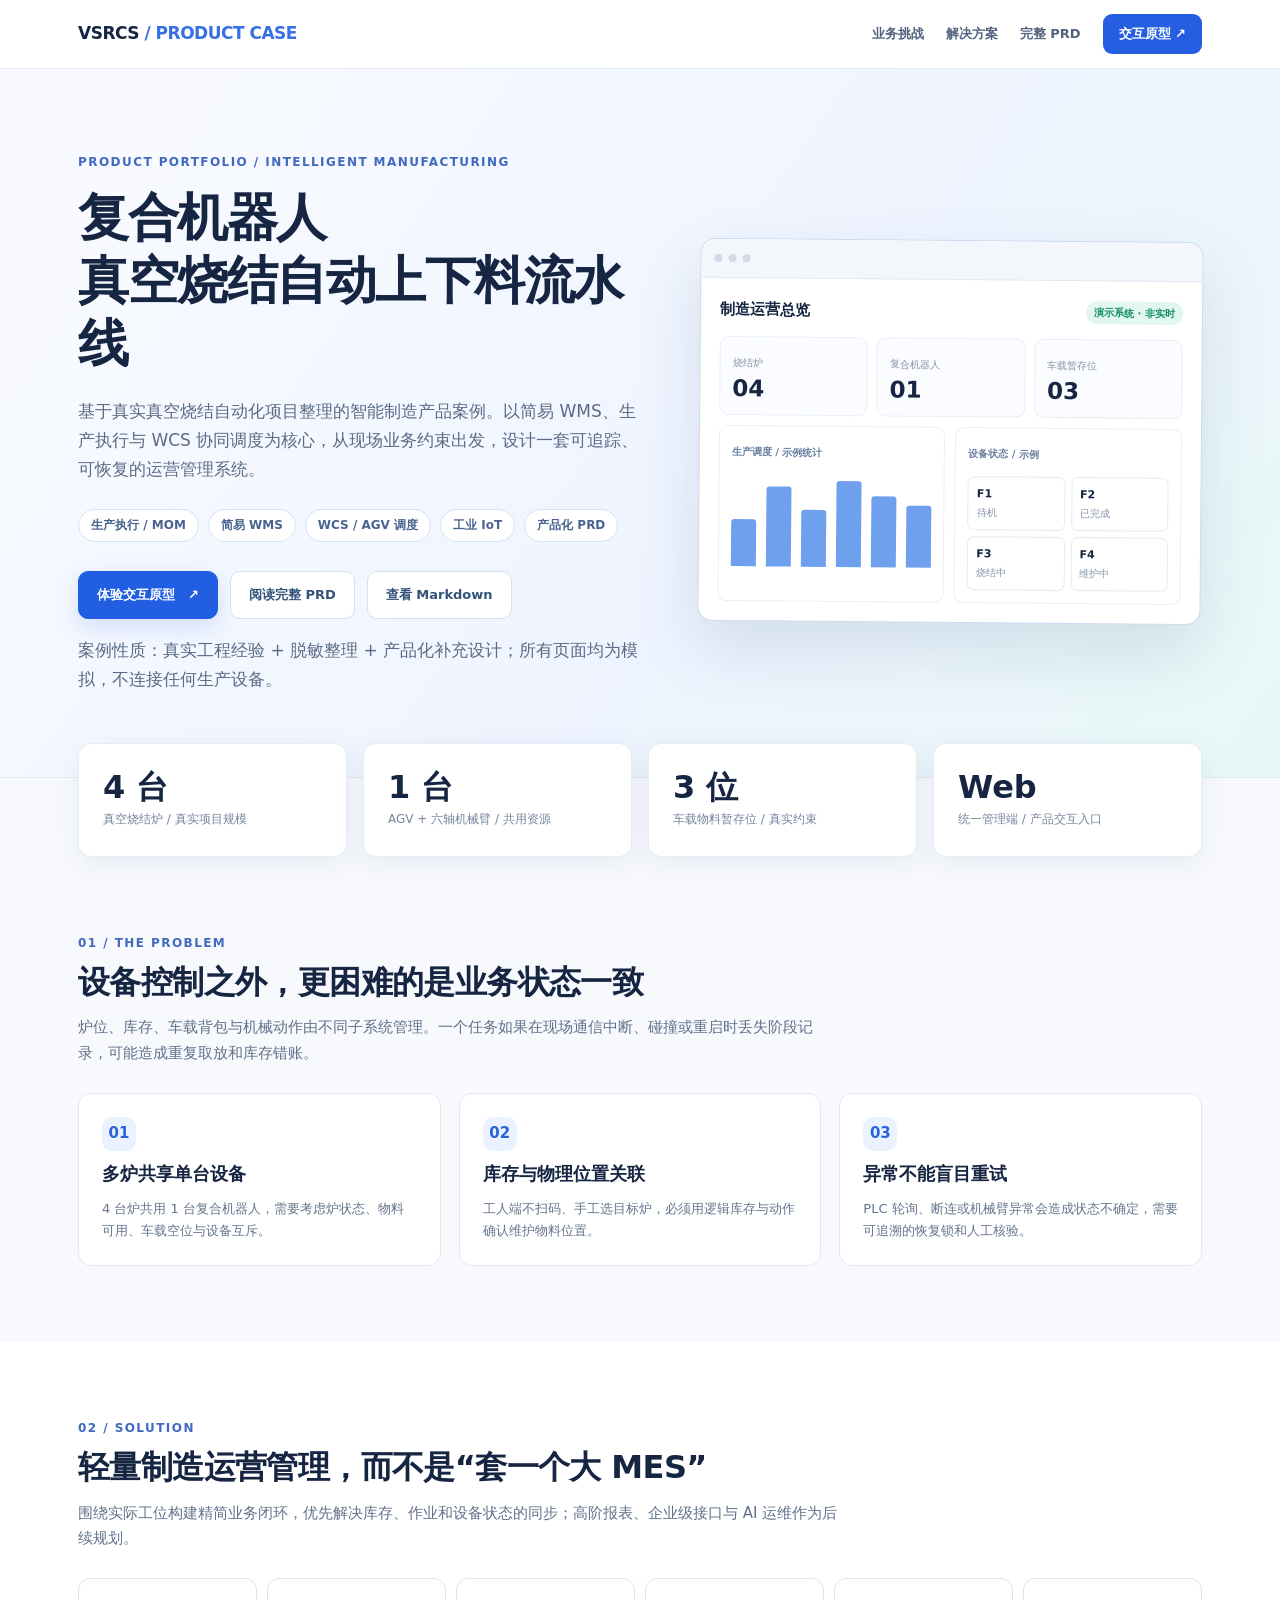
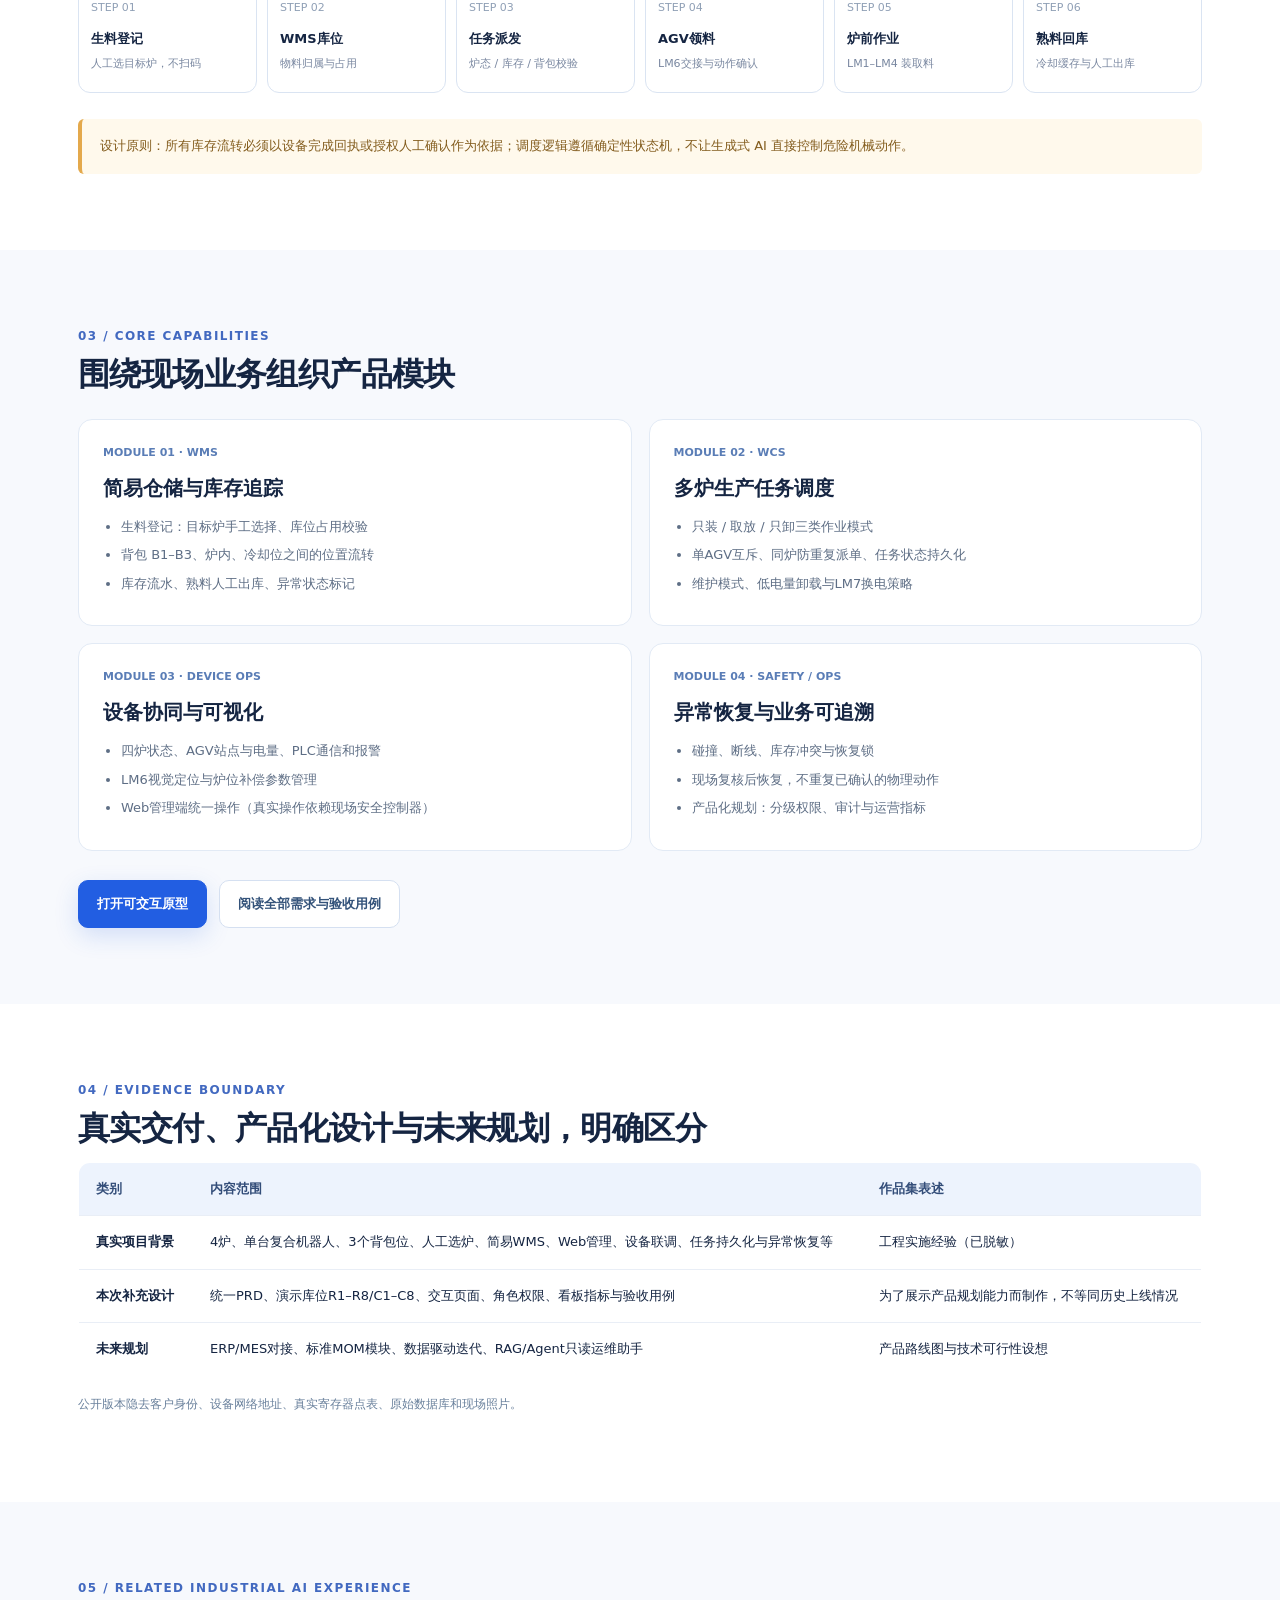
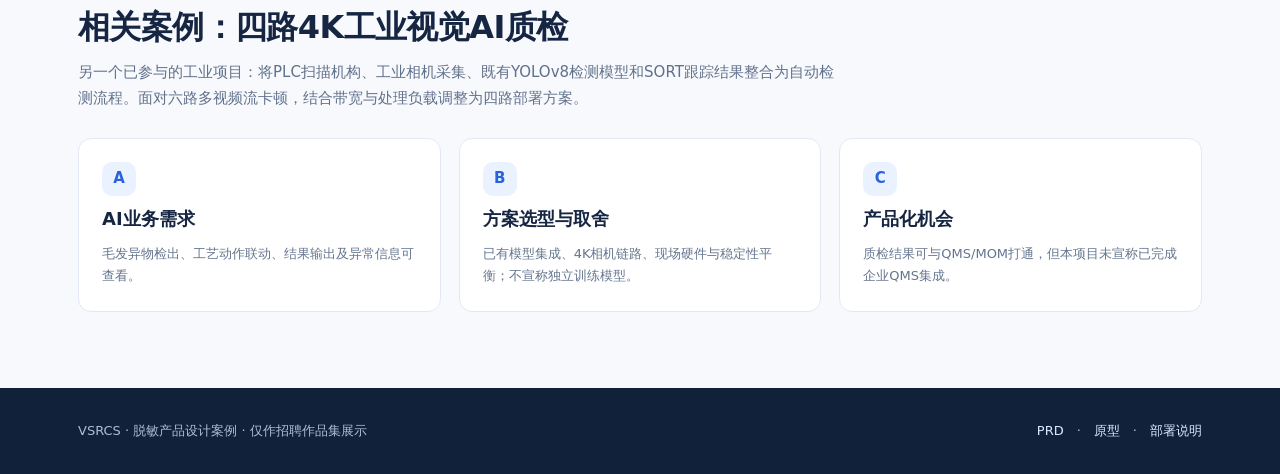
<file: index.html>
<!doctype html><html lang="zh-CN"><head><meta charset="utf-8"><meta name="viewport" content="width=device-width,initial-scale=1"><meta name="description" content="真空烧结产线智能制造运营产品案例：轻量MES、WMS库存与WCS机器人调度，含PRD和可交互原型。"><link rel="stylesheet" href="assets/site.css"><title>真空烧结智能制造运营系统｜产品案例作品集</title></head><body><header class="site-header"><div class="shell"><a class="logo" href="index.html">VSRCS <em>/ PRODUCT CASE</em></a><nav aria-label="作品集导航"><a href="index.html#problem">业务挑战</a><a href="index.html#solution">解决方案</a><a href="prd.html">完整 PRD</a><a class="action" href="prototype.html">交互原型 ↗</a></nav></div></header>
<section class="hero"><div class="shell hero-grid"><div><div class="label">PRODUCT PORTFOLIO / INTELLIGENT MANUFACTURING</div><h1>复合机器人<br>真空烧结自动上下料流水线<br></h1><p>基于真实真空烧结自动化项目整理的智能制造产品案例。以简易 WMS、生产执行与 WCS 协同调度为核心，从现场业务约束出发，设计一套可追踪、可恢复的运营管理系统。</p><div class="chips"><span class="chip">生产执行 / MOM</span><span class="chip">简易 WMS</span><span class="chip">WCS / AGV 调度</span><span class="chip">工业 IoT</span><span class="chip">产品化 PRD</span></div><div class="cta"><a class="button primary" href="prototype.html">体验交互原型　↗</a><a class="button" href="prd.html">阅读完整 PRD</a><a class="button" href="PRD.md">查看 Markdown</a></div><p class="status-note">案例性质：真实工程经验 + 脱敏整理 + 产品化补充设计；所有页面均为模拟，不连接任何生产设备。</p></div><div class="browser" role="img" aria-label="智能制造运营管理看板示意"><div class="browser-top"><i class="dot"></i><i class="dot"></i><i class="dot"></i></div><div class="browser-content"><div class="mini-head">制造运营总览 <span class="mini-badge">演示系统 · 非实时</span></div><div class="mini-stats"><div class="mini-stat"><small>烧结炉</small><strong>04</strong></div><div class="mini-stat"><small>复合机器人</small><strong>01</strong></div><div class="mini-stat"><small>车载暂存位</small><strong>03</strong></div></div><div class="mini-layout"><div class="mini-card"><small>生产调度 / 示例统计</small><div class="bars"><i style="height:51%"></i><i style="height:86%"></i><i style="height:61%"></i><i style="height:92%"></i><i style="height:76%"></i><i style="height:67%"></i></div></div><div class="mini-card"><small>设备状态 / 示例</small><div class="furnace-list"><div class="furnace">F1<span>待机</span></div><div class="furnace">F2<span>已完成</span></div><div class="furnace">F3<span>烧结中</span></div><div class="furnace">F4<span>维护中</span></div></div></div></div></div></div></div></section>
<div class="shell"><div class="metrics"><div class="metric"><b>4 台</b><span>真空烧结炉 / 真实项目规模</span></div><div class="metric"><b>1 台</b><span>AGV + 六轴机械臂 / 共用资源</span></div><div class="metric"><b>3 位</b><span>车载物料暂存位 / 真实约束</span></div><div class="metric"><b>Web</b><span>统一管理端 / 产品交互入口</span></div></div></div>
<section class="section" id="problem"><div class="shell"><div class="label">01 / THE PROBLEM</div><h2>设备控制之外，更困难的是业务状态一致</h2><p class="lead">炉位、库存、车载背包与机械动作由不同子系统管理。一个任务如果在现场通信中断、碰撞或重启时丢失阶段记录，可能造成重复取放和库存错账。</p><div class="grid-3"><article class="card"><span class="n">01</span><h3>多炉共享单台设备</h3><p>4 台炉共用 1 台复合机器人，需要考虑炉状态、物料可用、车载空位与设备互斥。</p></article><article class="card"><span class="n">02</span><h3>库存与物理位置关联</h3><p>工人端不扫码、手工选目标炉，必须用逻辑库存与动作确认维护物料位置。</p></article><article class="card"><span class="n">03</span><h3>异常不能盲目重试</h3><p>PLC 轮询、断连或机械臂异常会造成状态不确定，需要可追溯的恢复锁和人工核验。</p></article></div></div></section>
<section class="section tinted" id="solution"><div class="shell"><div class="label">02 / SOLUTION</div><h2>轻量制造运营管理，而不是“套一个大 MES”</h2><p class="lead">围绕实际工位构建精简业务闭环，优先解决库存、作业和设备状态的同步；高阶报表、企业级接口与 AI 运维作为后续规划。</p><div class="flow-grid"><div class="flow-step"><small>STEP 01</small><strong>生料登记</strong><p>人工选目标炉，不扫码</p></div><div class="flow-step"><small>STEP 02</small><strong>WMS库位</strong><p>物料归属与占用</p></div><div class="flow-step"><small>STEP 03</small><strong>任务派发</strong><p>炉态 / 库存 / 背包校验</p></div><div class="flow-step"><small>STEP 04</small><strong>AGV领料</strong><p>LM6交接与动作确认</p></div><div class="flow-step"><small>STEP 05</small><strong>炉前作业</strong><p>LM1–LM4 装取料</p></div><div class="flow-step"><small>STEP 06</small><strong>熟料回库</strong><p>冷却缓存与人工出库</p></div></div><div class="warning">设计原则：所有库存流转必须以设备完成回执或授权人工确认作为依据；调度逻辑遵循确定性状态机，不让生成式 AI 直接控制危险机械动作。</div></div></section>
<section class="section" id="features"><div class="shell"><div class="label">03 / CORE CAPABILITIES</div><h2>围绕现场业务组织产品模块</h2><div class="feature-grid"><div class="feature"><div class="kicker">MODULE 01 · WMS</div><h3>简易仓储与库存追踪</h3><ul><li>生料登记：目标炉手工选择、库位占用校验</li><li>背包 B1–B3、炉内、冷却位之间的位置流转</li><li>库存流水、熟料人工出库、异常状态标记</li></ul></div><div class="feature"><div class="kicker">MODULE 02 · WCS</div><h3>多炉生产任务调度</h3><ul><li>只装 / 取放 / 只卸三类作业模式</li><li>单AGV互斥、同炉防重复派单、任务状态持久化</li><li>维护模式、低电量卸载与LM7换电策略</li></ul></div><div class="feature"><div class="kicker">MODULE 03 · DEVICE OPS</div><h3>设备协同与可视化</h3><ul><li>四炉状态、AGV站点与电量、PLC通信和报警</li><li>LM6视觉定位与炉位补偿参数管理</li><li>Web管理端统一操作（真实操作依赖现场安全控制器）</li></ul></div><div class="feature"><div class="kicker">MODULE 04 · SAFETY / OPS</div><h3>异常恢复与业务可追溯</h3><ul><li>碰撞、断线、库存冲突与恢复锁</li><li>现场复核后恢复，不重复已确认的物理动作</li><li>产品化规划：分级权限、审计与运营指标</li></ul></div></div><div class="cta"><a class="button primary" href="prototype.html">打开可交互原型</a><a class="button" href="prd.html">阅读全部需求与验收用例</a></div></div></section>
<section class="section tinted" id="evidence"><div class="shell"><div class="label">04 / EVIDENCE BOUNDARY</div><h2>真实交付、产品化设计与未来规划，明确区分</h2><table class="compare"><thead><tr><th>类别</th><th>内容范围</th><th>作品集表述</th></tr></thead><tbody><tr><td><strong>真实项目背景</strong></td><td>4炉、单台复合机器人、3个背包位、人工选炉、简易WMS、Web管理、设备联调、任务持久化与异常恢复等</td><td>工程实施经验（已脱敏）</td></tr><tr><td><strong>本次补充设计</strong></td><td>统一PRD、演示库位R1–R8/C1–C8、交互页面、角色权限、看板指标与验收用例</td><td>为了展示产品规划能力而制作，不等同历史上线情况</td></tr><tr><td><strong>未来规划</strong></td><td>ERP/MES对接、标准MOM模块、数据驱动迭代、RAG/Agent只读运维助手</td><td>产品路线图与技术可行性设想</td></tr></tbody></table><p class="status-note">公开版本隐去客户身份、设备网络地址、真实寄存器点表、原始数据库和现场照片。</p></div></section>
<section class="section" id="more"><div class="shell"><div class="label">05 / RELATED INDUSTRIAL AI EXPERIENCE</div><h2>相关案例：四路4K工业视觉AI质检</h2><p class="lead">另一个已参与的工业项目：将PLC扫描机构、工业相机采集、既有YOLOv8检测模型和SORT跟踪结果整合为自动检测流程。面对六路多视频流卡顿，结合带宽与处理负载调整为四路部署方案。</p><div class="grid-3"><article class="card"><span class="n">A</span><h3>AI业务需求</h3><p>毛发异物检出、工艺动作联动、结果输出及异常信息可查看。</p></article><article class="card"><span class="n">B</span><h3>方案选型与取舍</h3><p>已有模型集成、4K相机链路、现场硬件与稳定性平衡；不宣称独立训练模型。</p></article><article class="card"><span class="n">C</span><h3>产品化机会</h3><p>质检结果可与QMS/MOM打通，但本项目未宣称已完成企业QMS集成。</p></article></div></div></section>
<footer class="footer"><div class="shell"><span>VSRCS · 脱敏产品设计案例 · 仅作招聘作品集展示</span><span><a href="prd.html">PRD</a>　·　<a href="prototype.html">原型</a>　·　<a href="README.md">部署说明</a></span></div></footer></body></html>
</file>
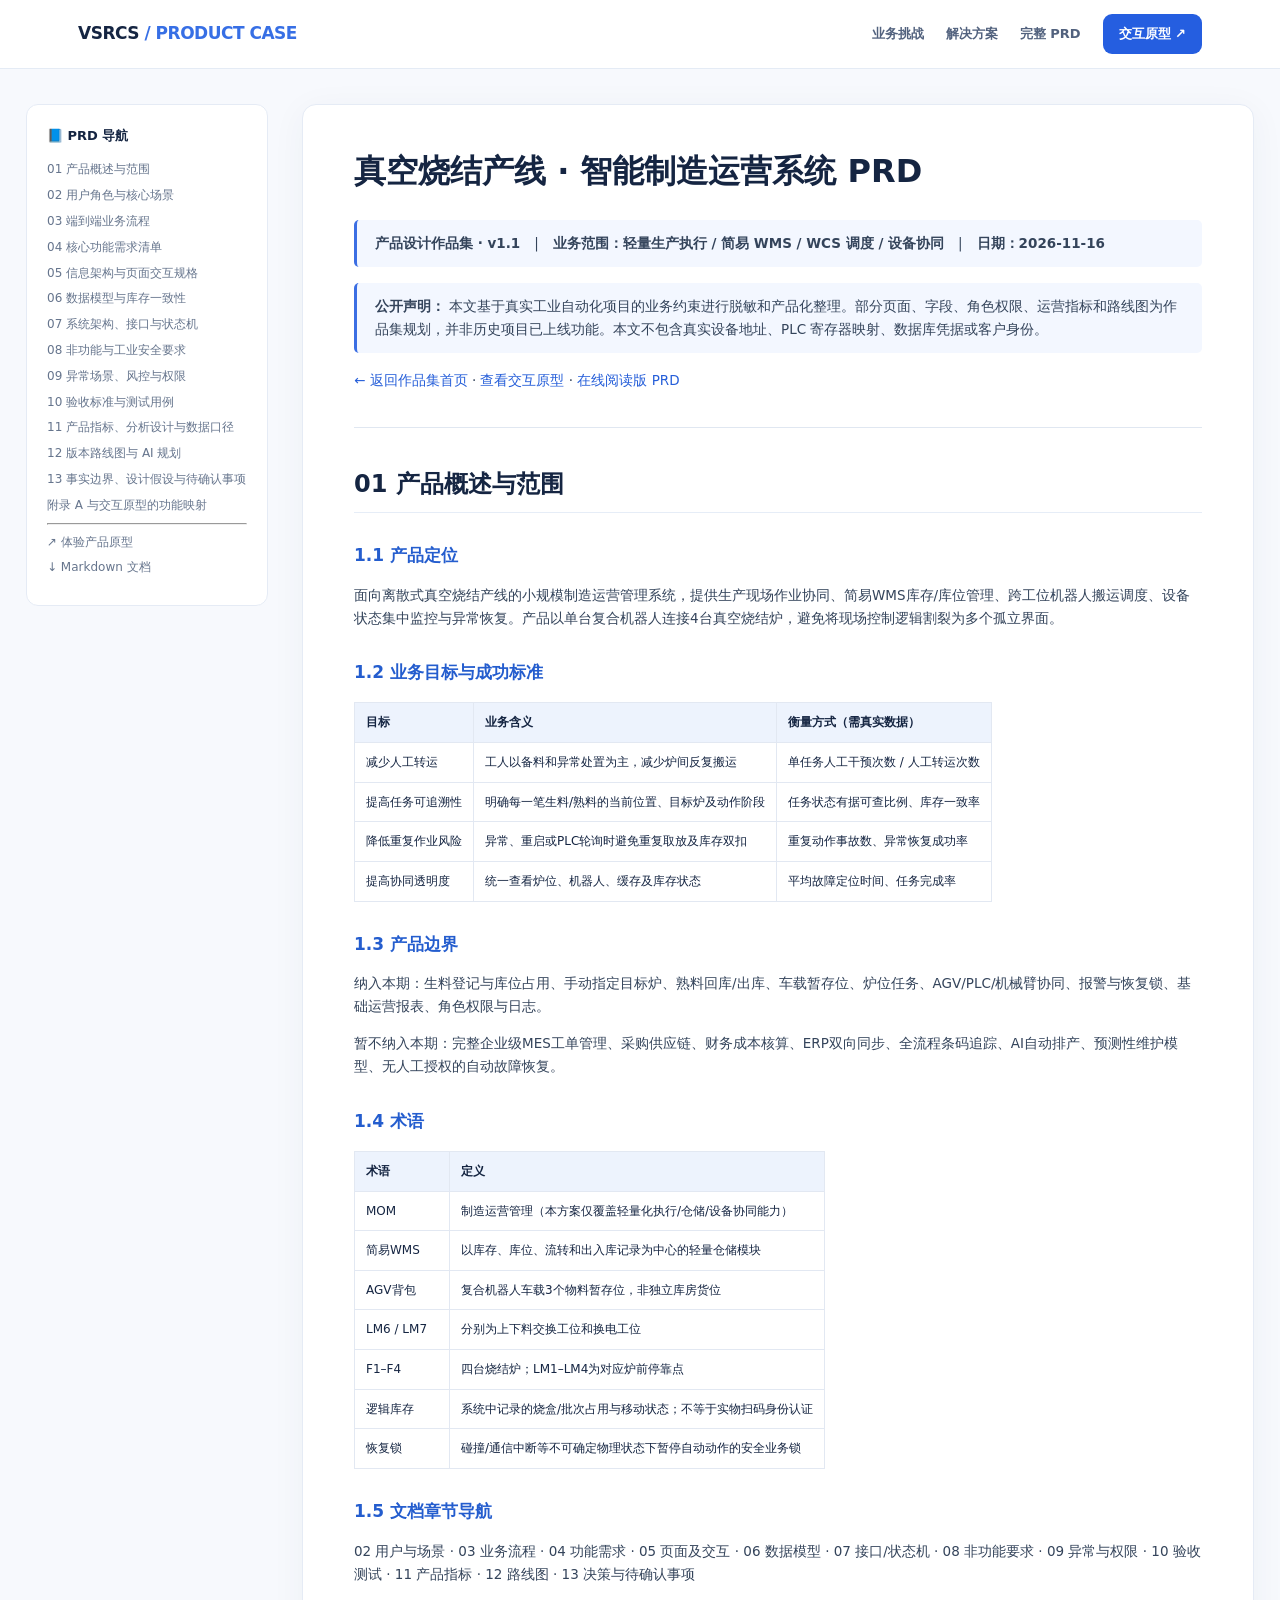
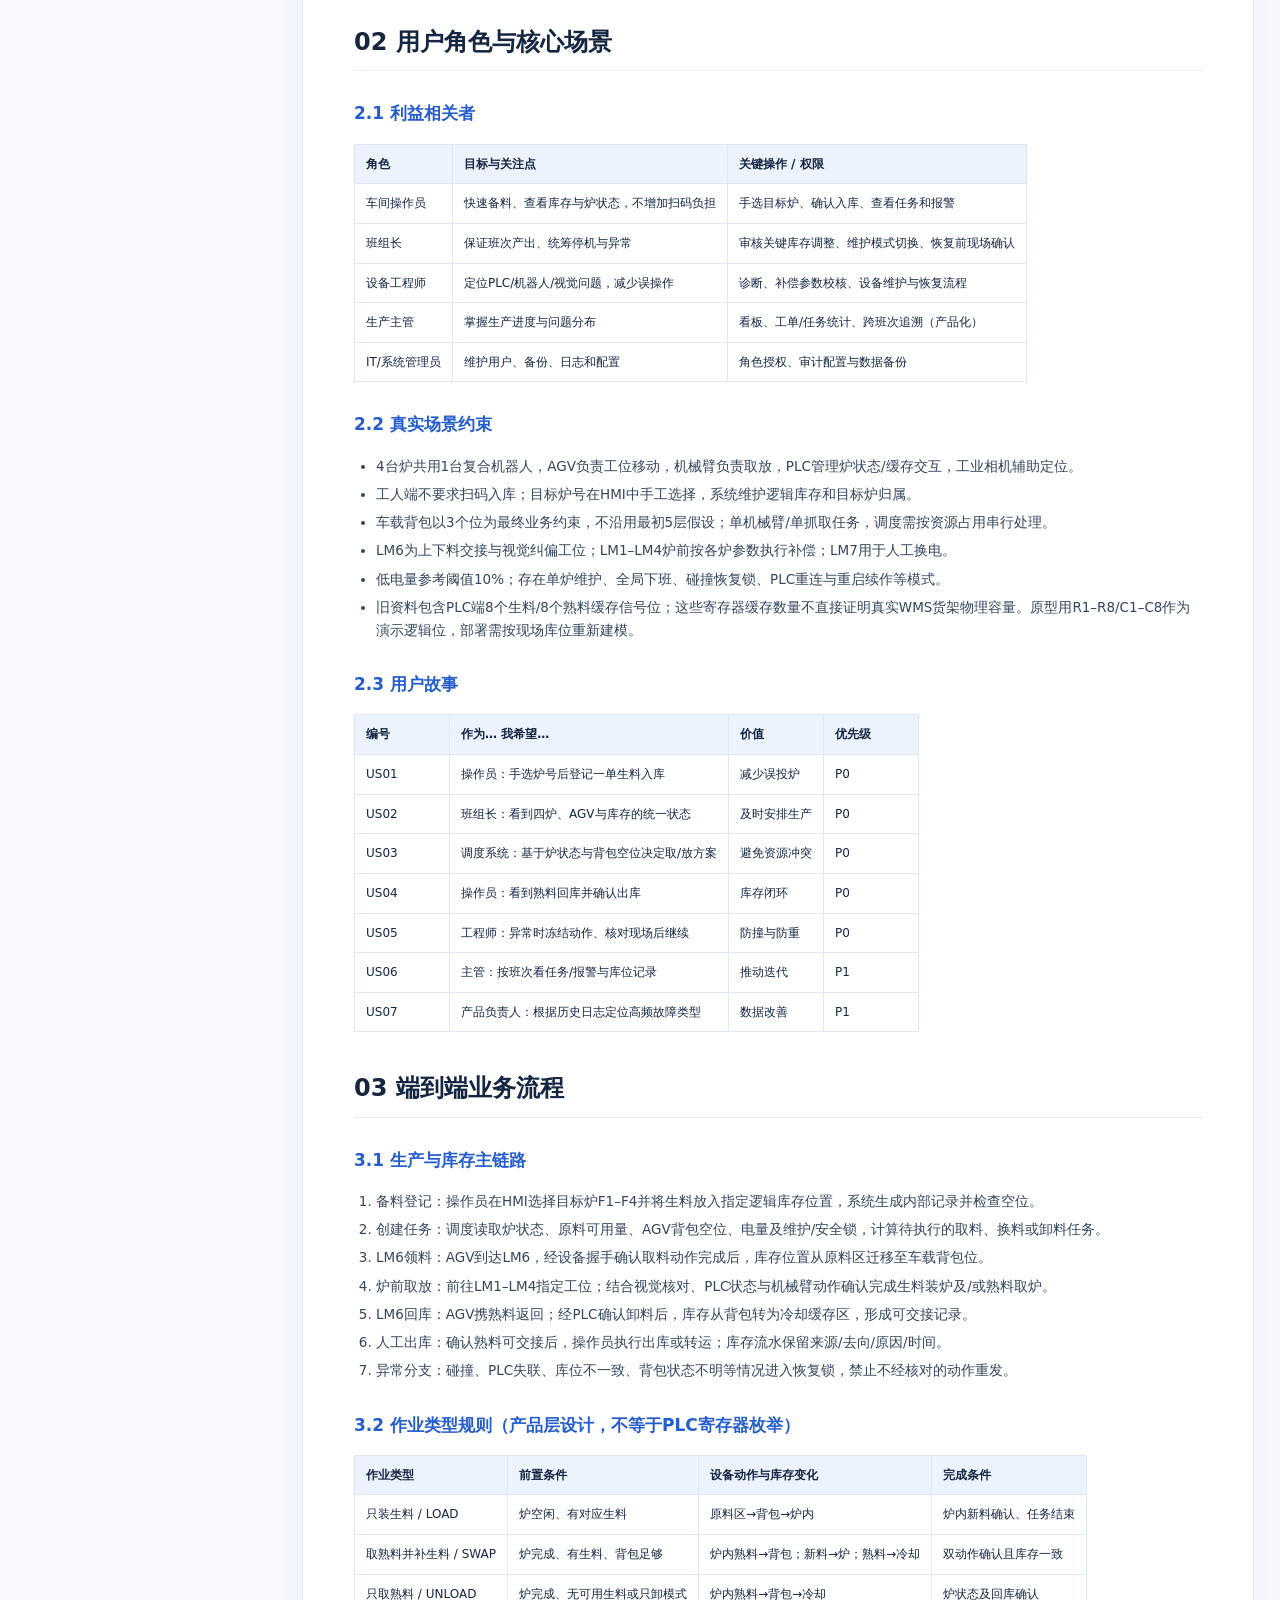
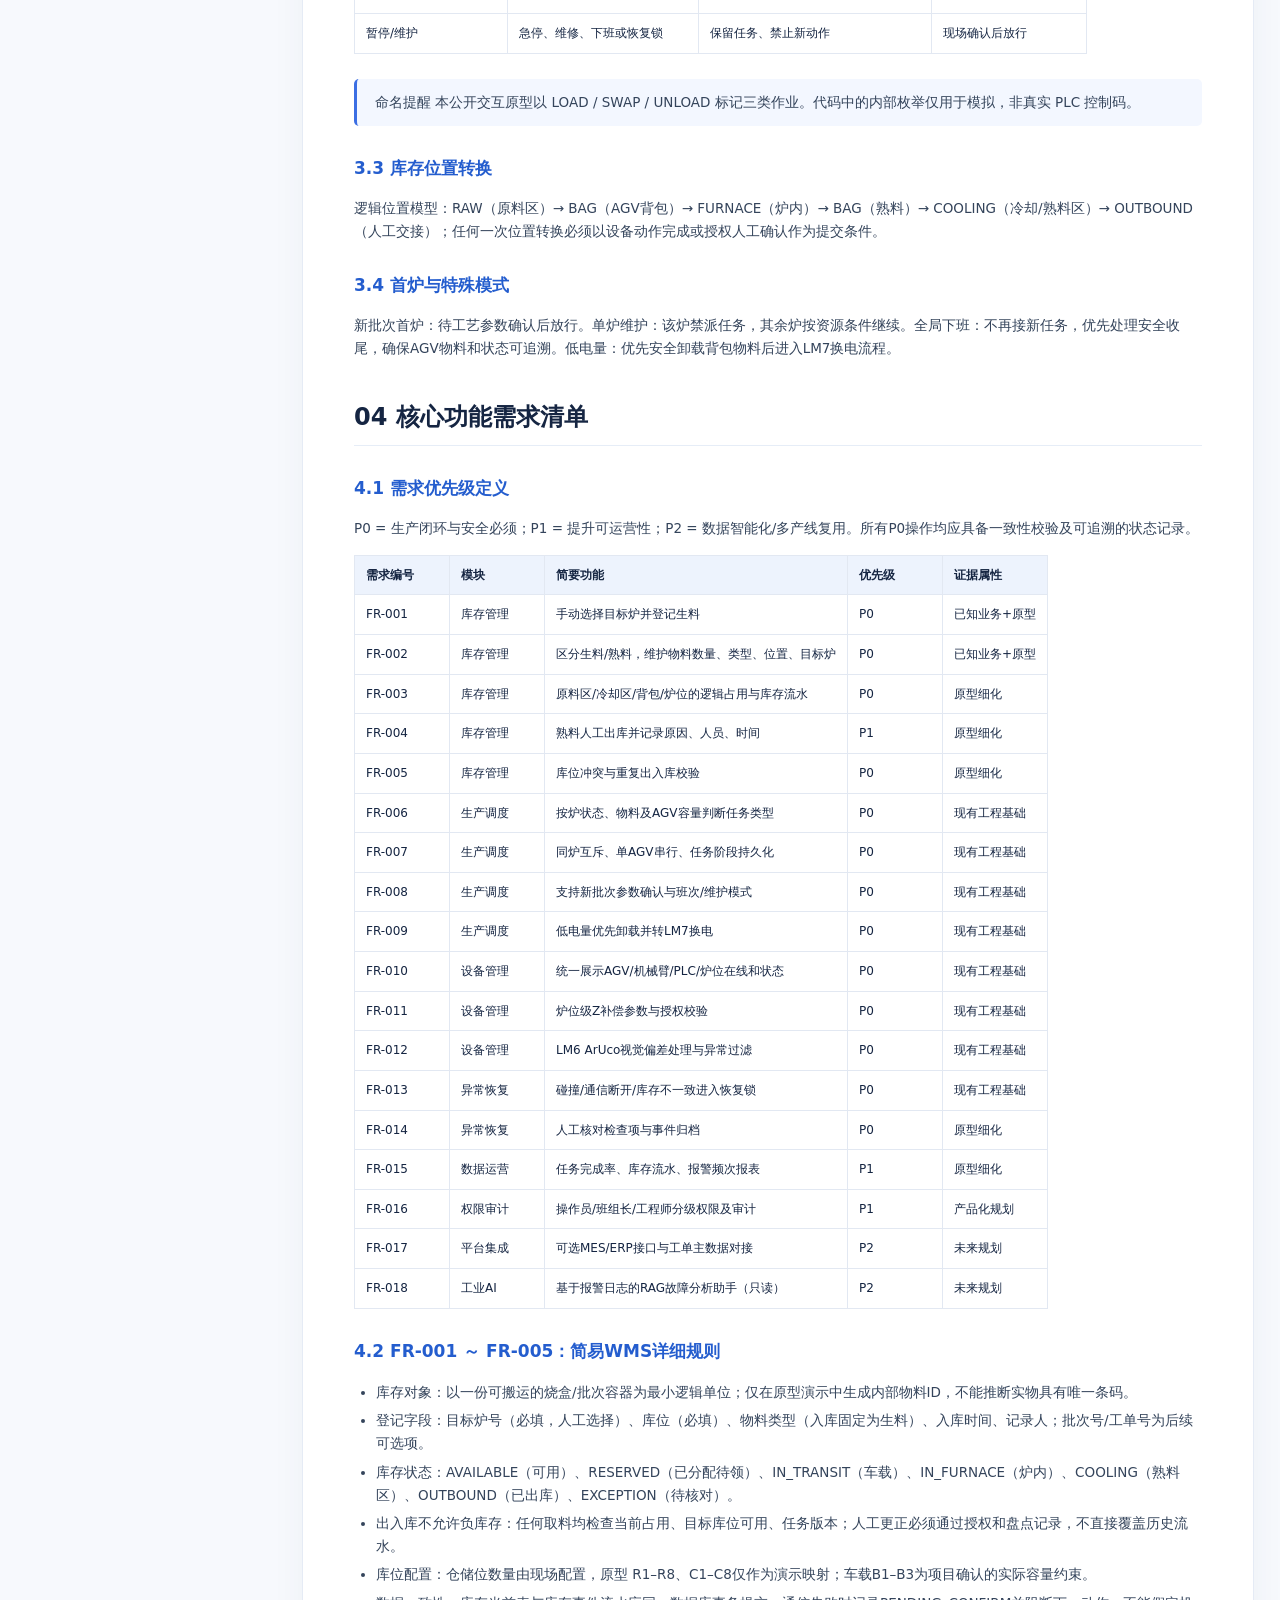
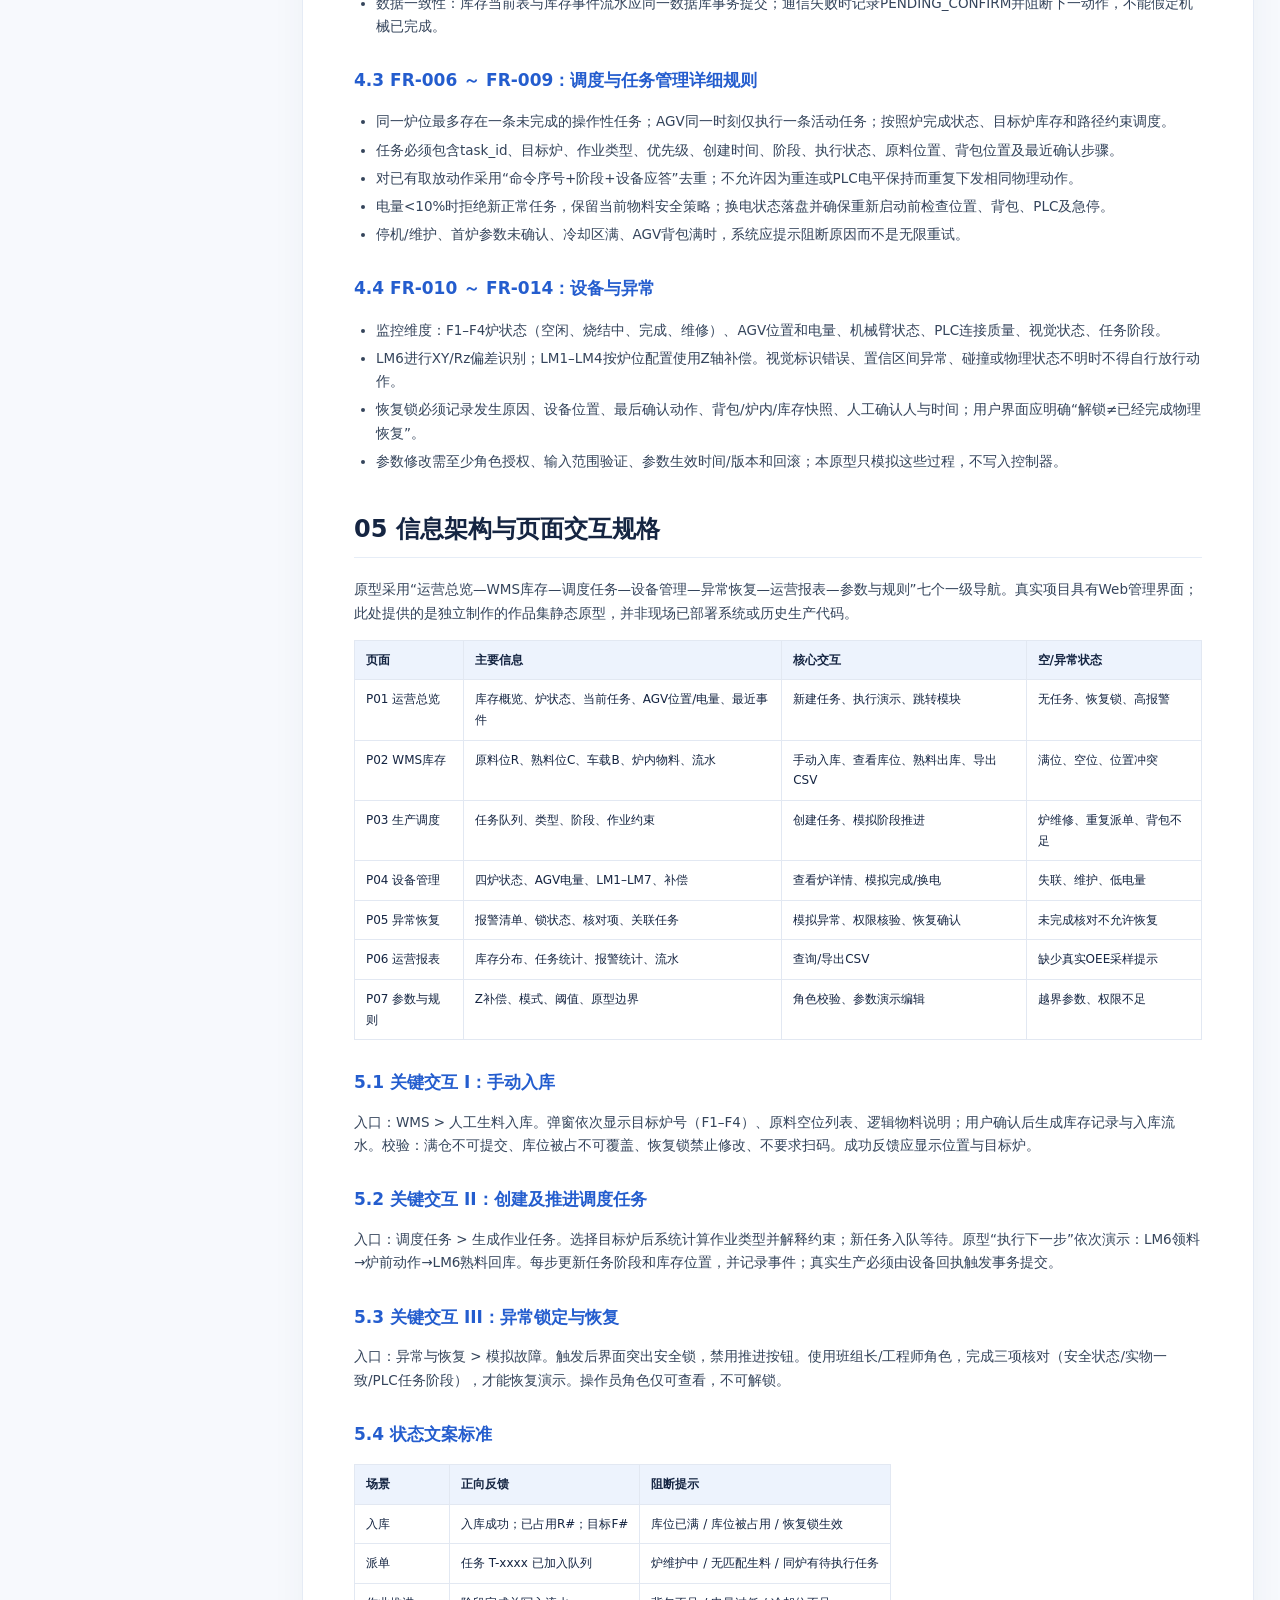
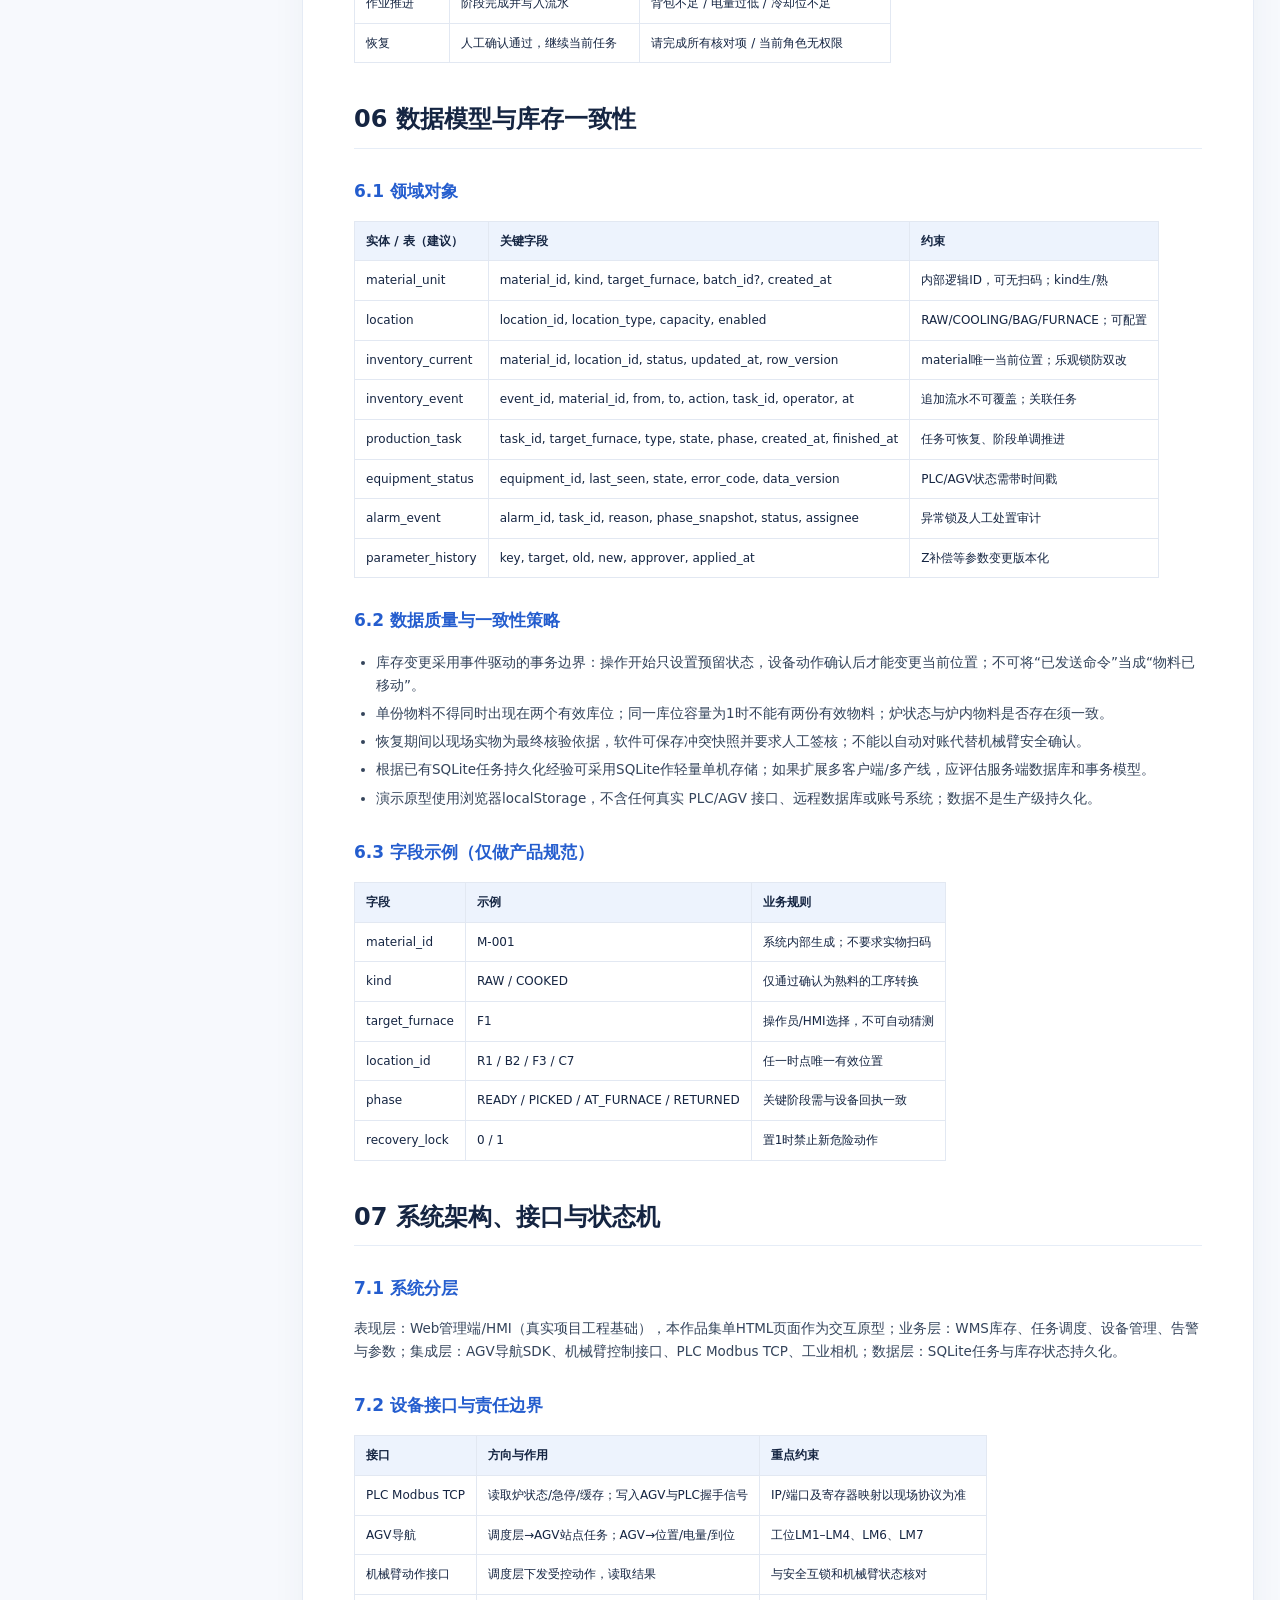
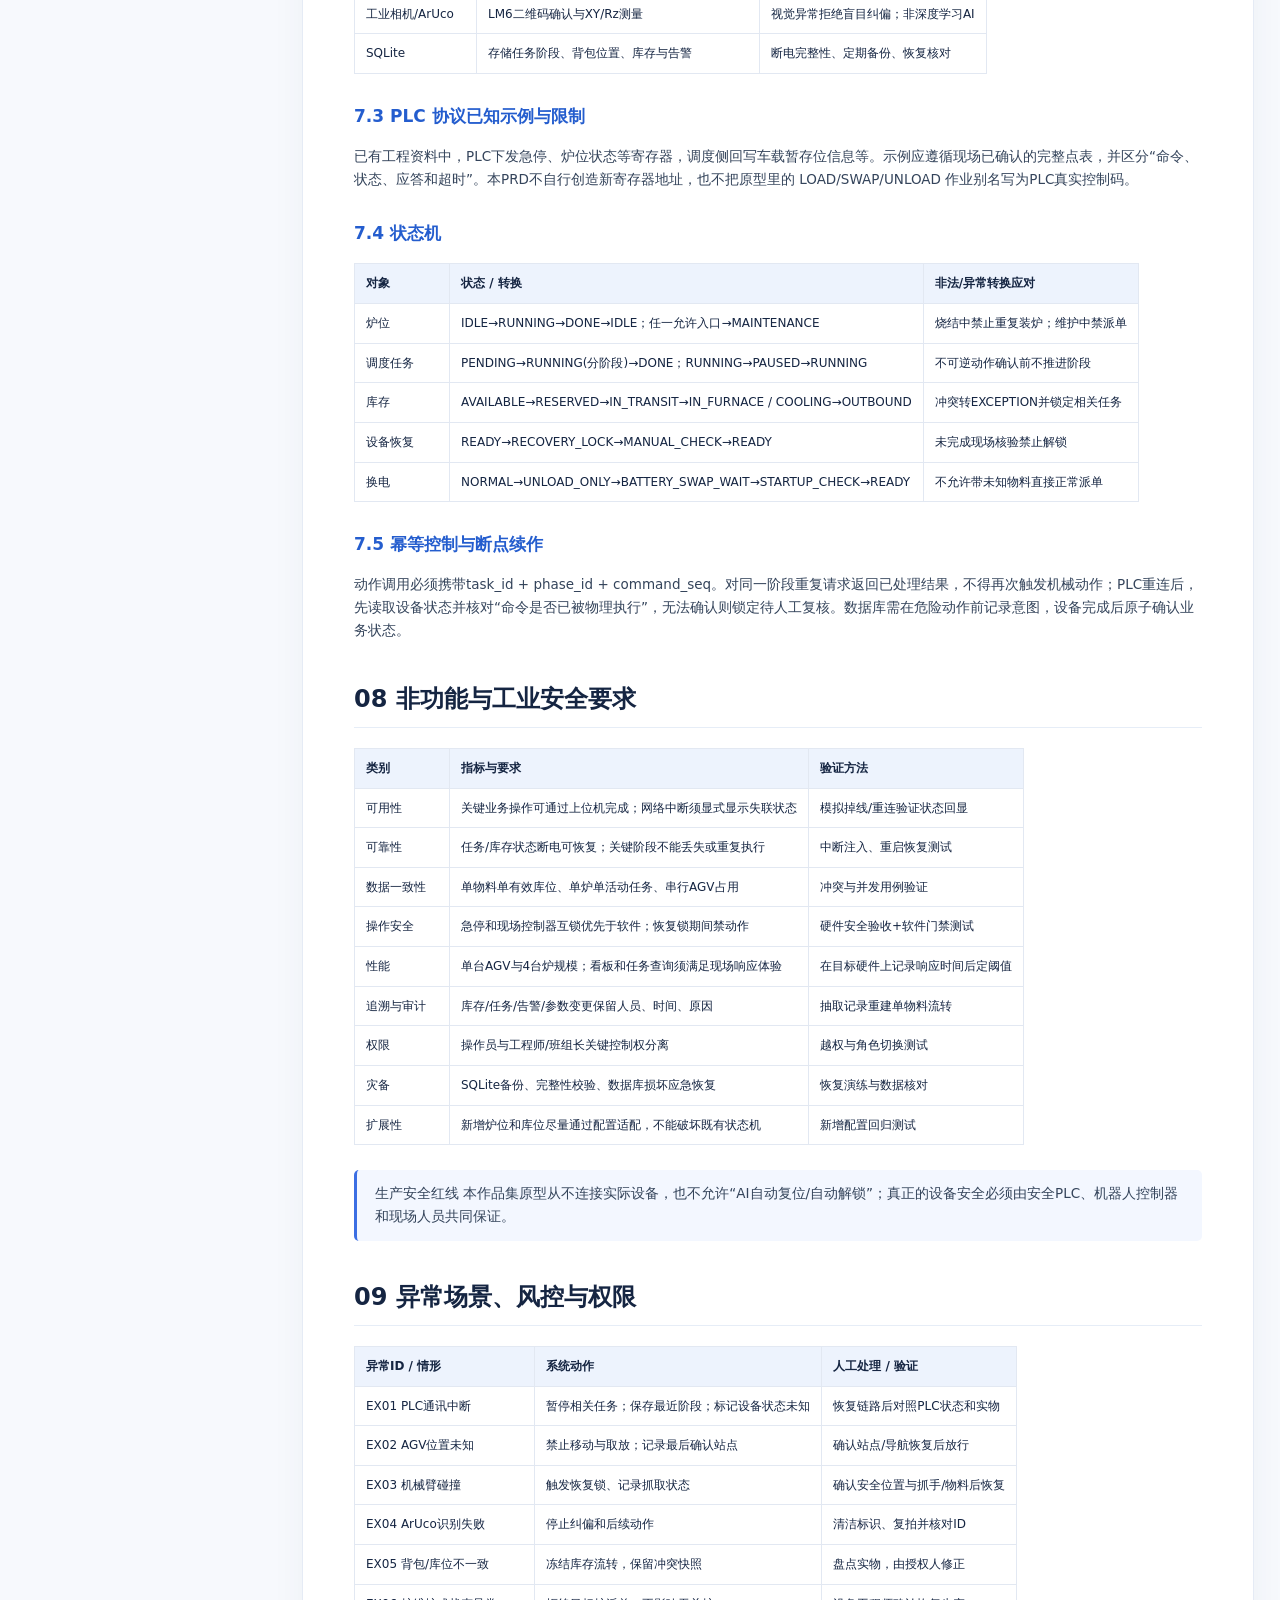
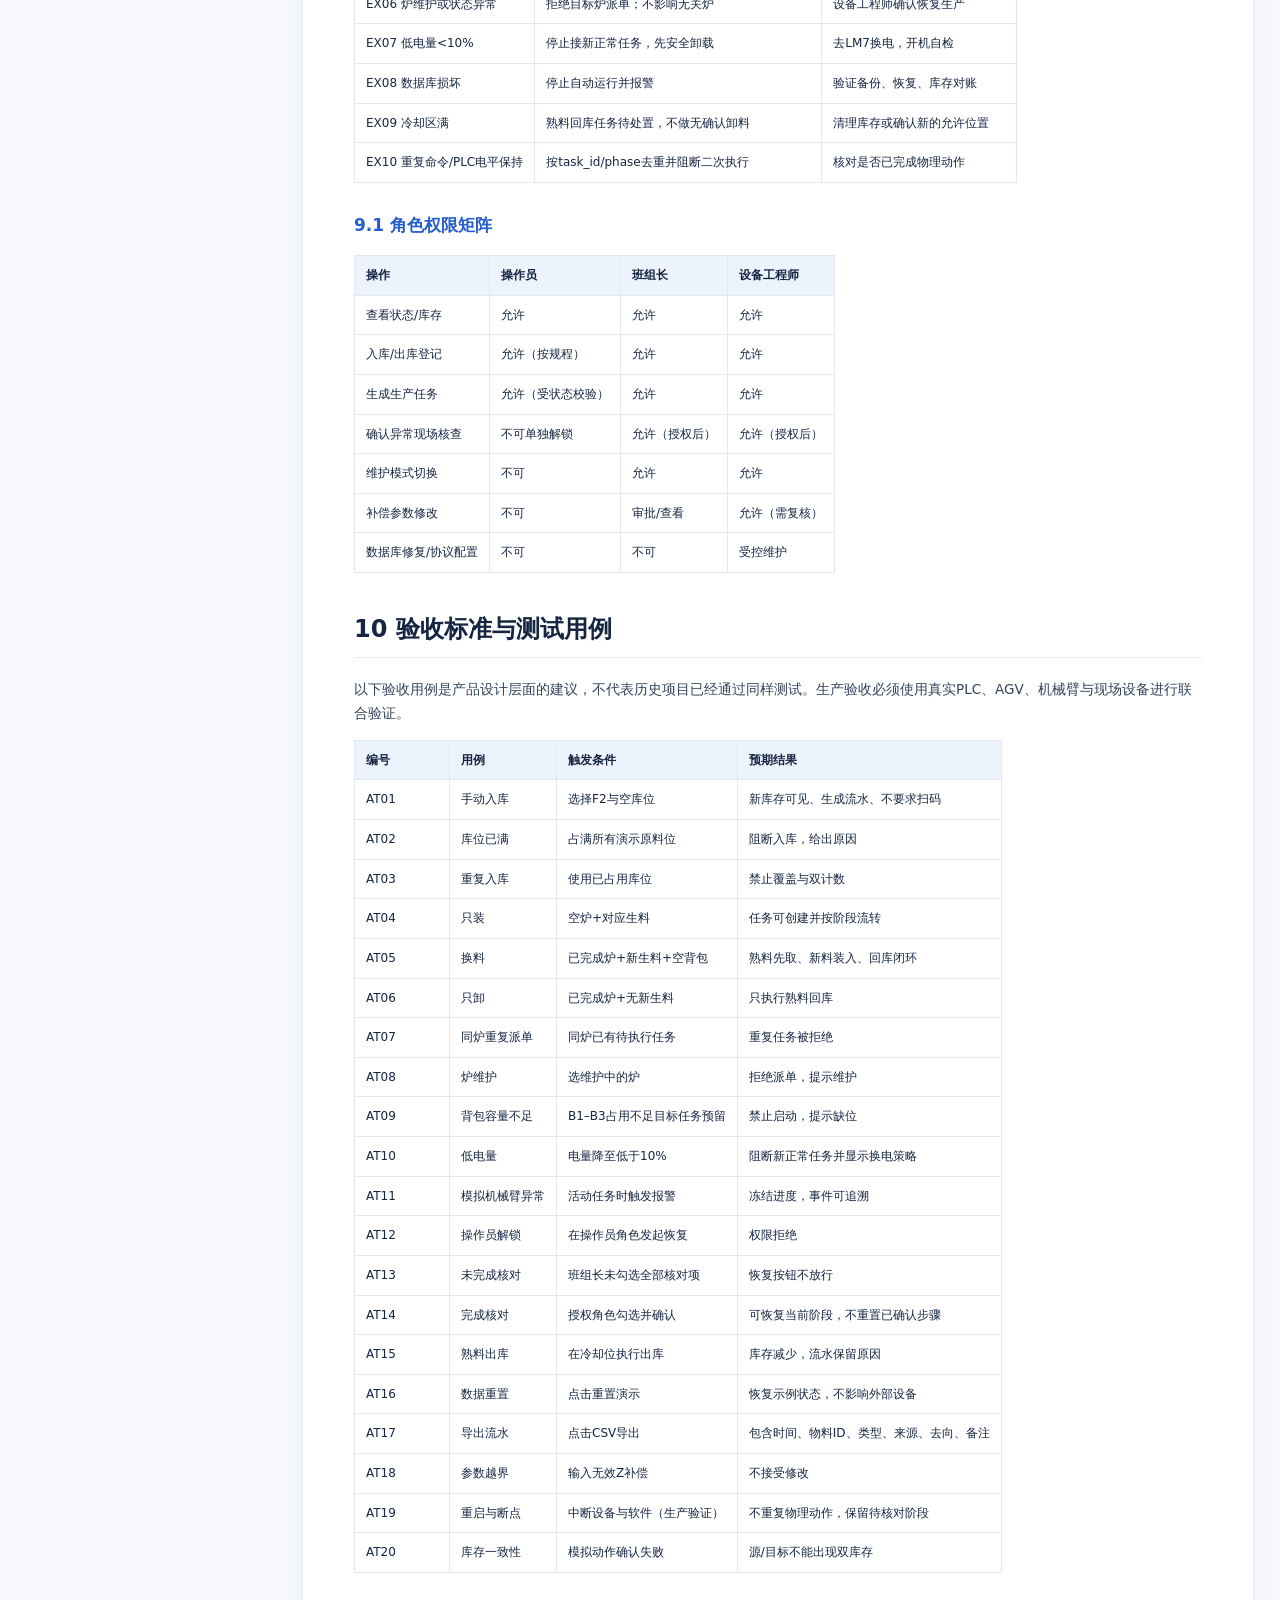
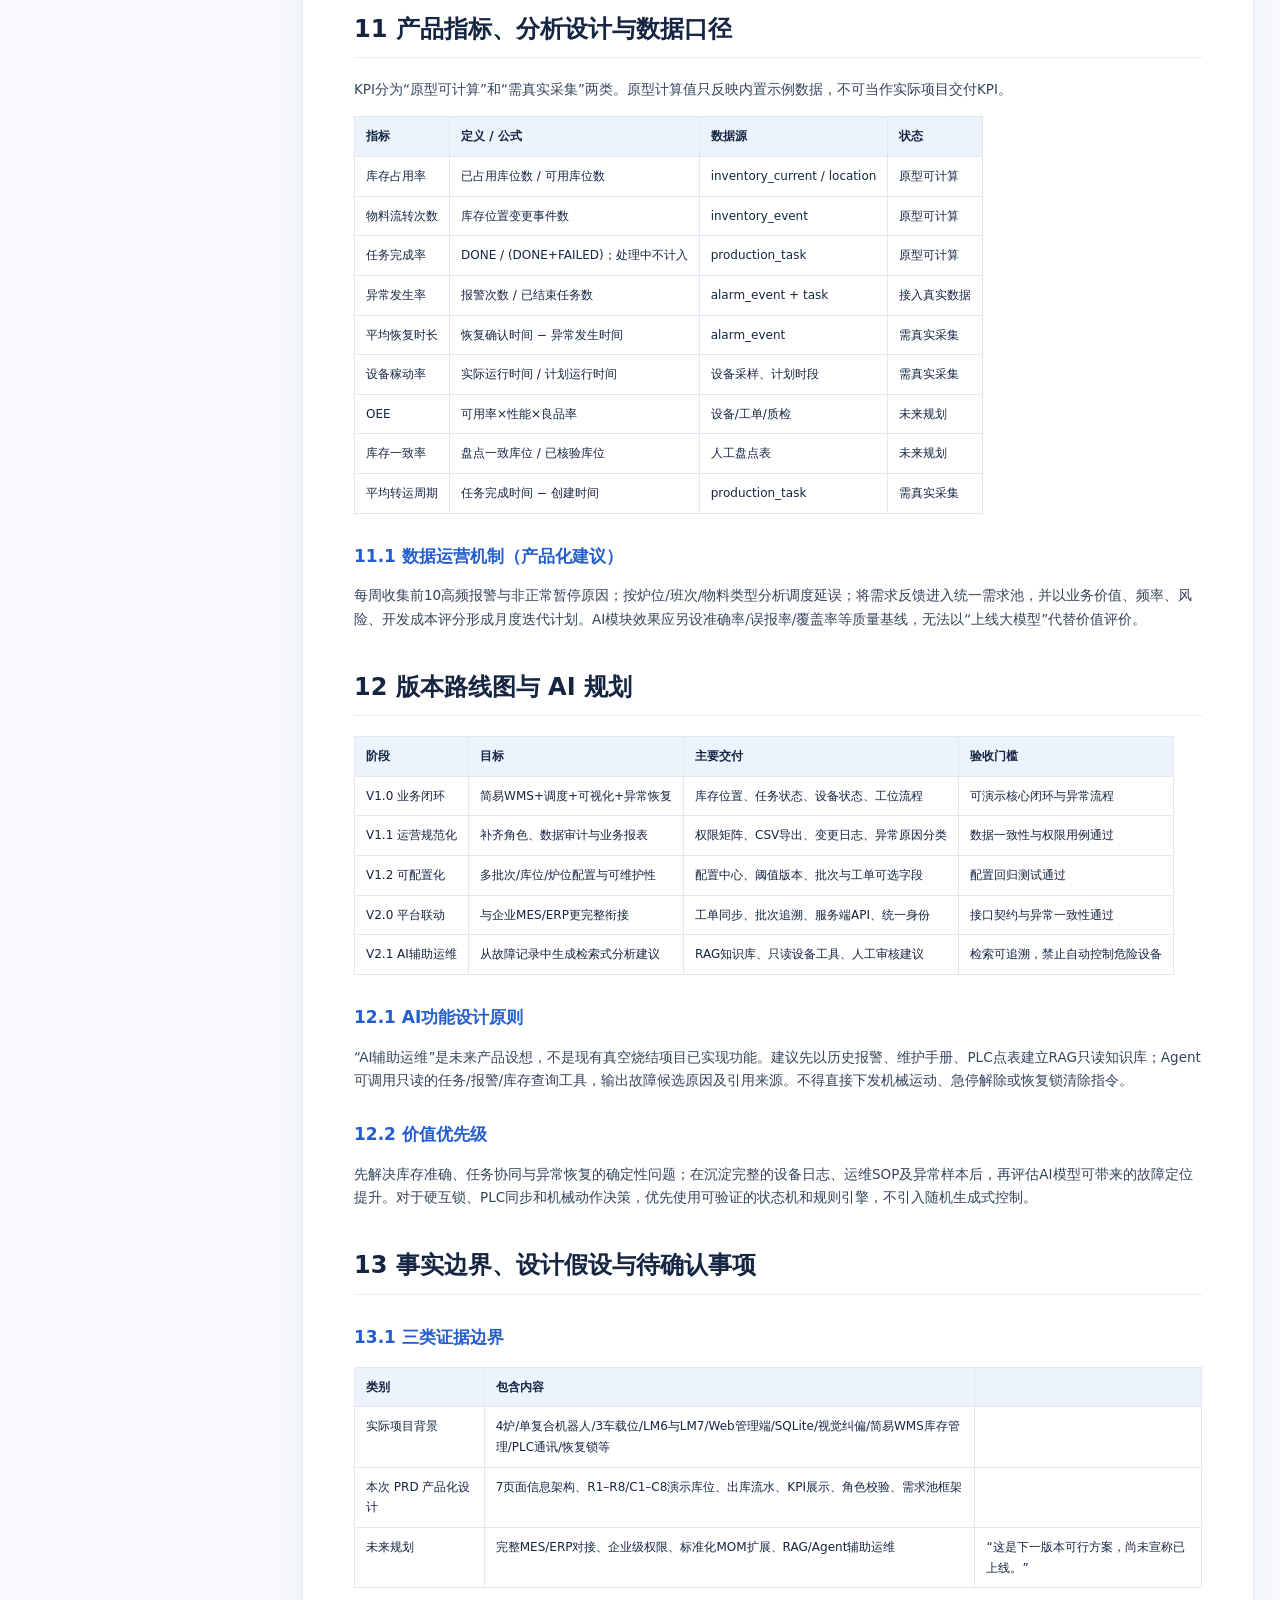
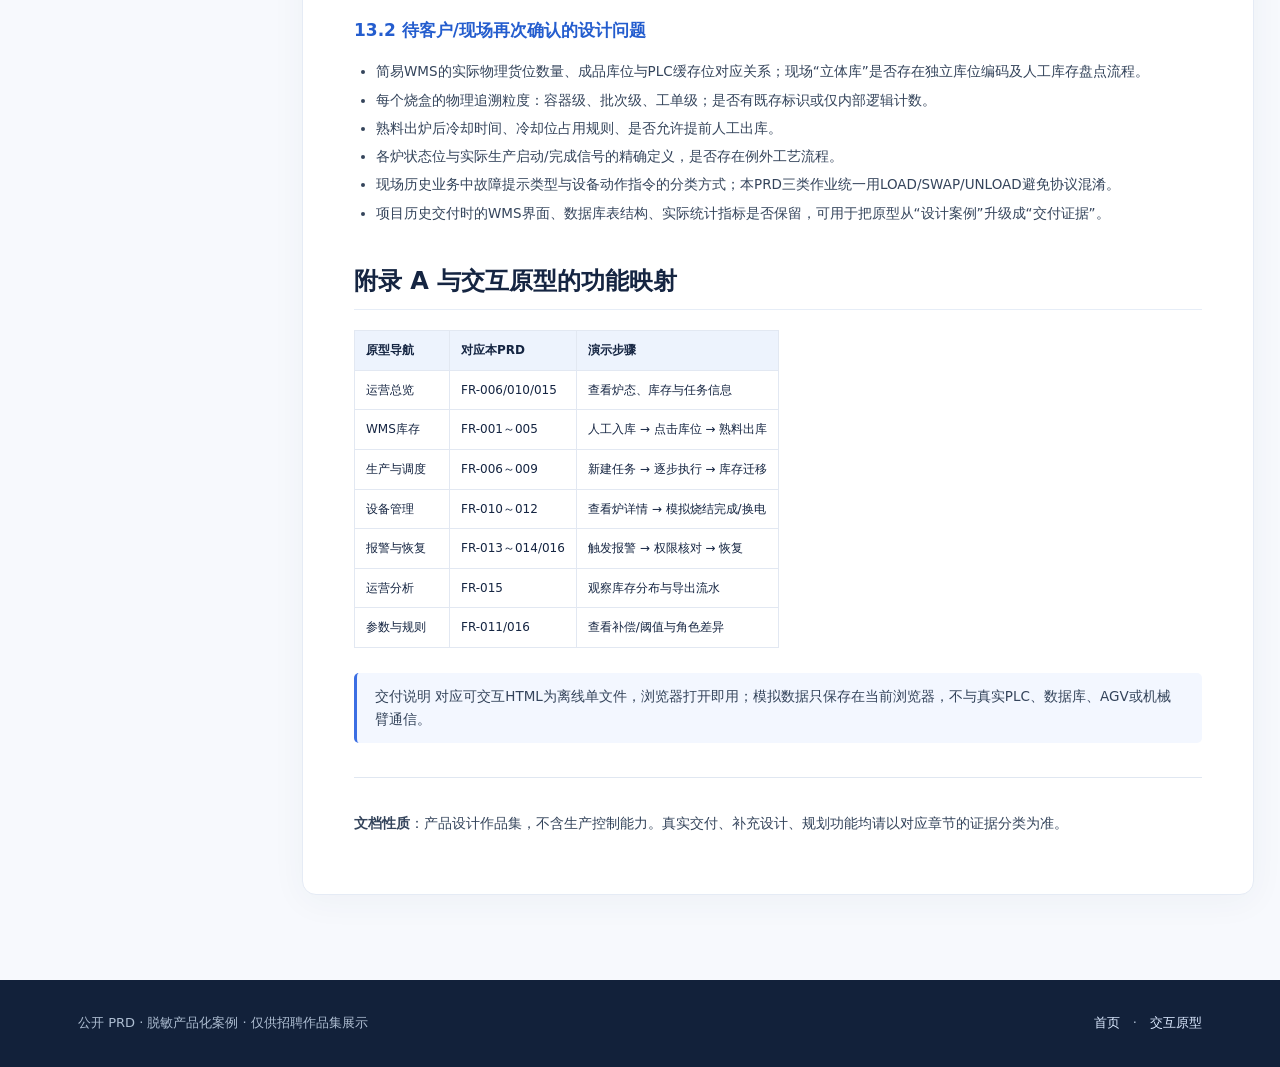
<file: prd.html>
<!doctype html><html lang="zh-CN"><head><meta charset="utf-8"><meta name="viewport" content="width=device-width,initial-scale=1"><meta name="description" content="真空烧结产线智能制造运营产品案例：轻量MES、WMS库存与WCS机器人调度，含PRD和可交互原型。"><link rel="stylesheet" href="assets/site.css"><title>完整 PRD｜真空烧结智能制造运营系统</title></head><body><header class="site-header"><div class="shell"><a class="logo" href="index.html">VSRCS <em>/ PRODUCT CASE</em></a><nav aria-label="作品集导航"><a href="index.html#problem">业务挑战</a><a href="index.html#solution">解决方案</a><a href="prd.html">完整 PRD</a><a class="action" href="prototype.html">交互原型 ↗</a></nav></div></header><div class="doc-main"><aside class="doc-side"><strong>📘 PRD 导航</strong><a href="#chapter-01">01  产品概述与范围</a><a href="#chapter-02">02  用户角色与核心场景</a><a href="#chapter-03">03  端到端业务流程</a><a href="#chapter-04">04  核心功能需求清单</a><a href="#chapter-05">05  信息架构与页面交互规格</a><a href="#chapter-06">06  数据模型与库存一致性</a><a href="#chapter-07">07  系统架构、接口与状态机</a><a href="#chapter-08">08  非功能与工业安全要求</a><a href="#chapter-09">09  异常场景、风控与权限</a><a href="#chapter-10">10  验收标准与测试用例</a><a href="#chapter-11">11  产品指标、分析设计与数据口径</a><a href="#chapter-12">12  版本路线图与 AI 规划</a><a href="#chapter-13">13  事实边界、设计假设与待确认事项</a><a href="#chapter-14">附录 A  与交互原型的功能映射</a><hr><a href="prototype.html">↗ 体验产品原型</a><a href="PRD.md">↓ Markdown 文档</a></aside><article class="doc"><h1>真空烧结产线 · 智能制造运营系统 PRD</h1>
<blockquote>
<p><strong>产品设计作品集 · v1.1</strong>　|　<strong>业务范围：轻量生产执行 / 简易 WMS / WCS 调度 / 设备协同</strong>　|　<strong>日期：2026-11-16</strong></p>
</blockquote>
<blockquote>
<p><strong>公开声明：</strong> 本文基于真实工业自动化项目的业务约束进行脱敏和产品化整理。部分页面、字段、角色权限、运营指标和路线图为作品集规划，并非历史项目已上线功能。本文不包含真实设备地址、PLC 寄存器映射、数据库凭据或客户身份。</p>
</blockquote>
<p><a href="./index.html">← 返回作品集首页</a> · <a href="./prototype.html">查看交互原型</a> · <a href="./prd.html">在线阅读版 PRD</a></p>
<hr/>
<h2 id="chapter-01">01  产品概述与范围</h2>
<h3 id="section-1">1.1 产品定位</h3>
<p>面向离散式真空烧结产线的小规模制造运营管理系统，提供生产现场作业协同、简易WMS库存/库位管理、跨工位机器人搬运调度、设备状态集中监控与异常恢复。产品以单台复合机器人连接4台真空烧结炉，避免将现场控制逻辑割裂为多个孤立界面。</p>
<h3 id="section-2">1.2 业务目标与成功标准</h3>
<table>
<thead>
<tr>
<th>目标</th>
<th>业务含义</th>
<th>衡量方式（需真实数据）</th>
</tr>
</thead>
<tbody>
<tr>
<td>减少人工转运</td>
<td>工人以备料和异常处置为主，减少炉间反复搬运</td>
<td>单任务人工干预次数 / 人工转运次数</td>
</tr>
<tr>
<td>提高任务可追溯性</td>
<td>明确每一笔生料/熟料的当前位置、目标炉及动作阶段</td>
<td>任务状态有据可查比例、库存一致率</td>
</tr>
<tr>
<td>降低重复作业风险</td>
<td>异常、重启或PLC轮询时避免重复取放及库存双扣</td>
<td>重复动作事故数、异常恢复成功率</td>
</tr>
<tr>
<td>提高协同透明度</td>
<td>统一查看炉位、机器人、缓存及库存状态</td>
<td>平均故障定位时间、任务完成率</td>
</tr>
</tbody>
</table>
<h3 id="section-3">1.3 产品边界</h3>
<p>纳入本期：生料登记与库位占用、手动指定目标炉、熟料回库/出库、车载暂存位、炉位任务、AGV/PLC/机械臂协同、报警与恢复锁、基础运营报表、角色权限与日志。</p>
<p>暂不纳入本期：完整企业级MES工单管理、采购供应链、财务成本核算、ERP双向同步、全流程条码追踪、AI自动排产、预测性维护模型、无人工授权的自动故障恢复。</p>
<h3 id="section-4">1.4 术语</h3>
<table>
<thead>
<tr>
<th>术语</th>
<th>定义</th>
</tr>
</thead>
<tbody>
<tr>
<td>MOM</td>
<td>制造运营管理（本方案仅覆盖轻量化执行/仓储/设备协同能力）</td>
</tr>
<tr>
<td>简易WMS</td>
<td>以库存、库位、流转和出入库记录为中心的轻量仓储模块</td>
</tr>
<tr>
<td>AGV背包</td>
<td>复合机器人车载3个物料暂存位，非独立库房货位</td>
</tr>
<tr>
<td>LM6 / LM7</td>
<td>分别为上下料交换工位和换电工位</td>
</tr>
<tr>
<td>F1–F4</td>
<td>四台烧结炉；LM1–LM4为对应炉前停靠点</td>
</tr>
<tr>
<td>逻辑库存</td>
<td>系统中记录的烧盒/批次占用与移动状态；不等于实物扫码身份认证</td>
</tr>
<tr>
<td>恢复锁</td>
<td>碰撞/通信中断等不可确定物理状态下暂停自动动作的安全业务锁</td>
</tr>
</tbody>
</table>
<h3 id="section-5">1.5 文档章节导航</h3>
<p>02 用户与场景 · 03 业务流程 · 04 功能需求 · 05 页面及交互 · 06 数据模型 · 07 接口/状态机 · 08 非功能要求 · 09 异常与权限 · 10 验收测试 · 11 产品指标 · 12 路线图 · 13 决策与待确认事项</p>
<h2 id="chapter-02">02  用户角色与核心场景</h2>
<h3 id="section-6">2.1 利益相关者</h3>
<table>
<thead>
<tr>
<th>角色</th>
<th>目标与关注点</th>
<th>关键操作 / 权限</th>
</tr>
</thead>
<tbody>
<tr>
<td>车间操作员</td>
<td>快速备料、查看库存与炉状态，不增加扫码负担</td>
<td>手选目标炉、确认入库、查看任务和报警</td>
</tr>
<tr>
<td>班组长</td>
<td>保证班次产出、统筹停机与异常</td>
<td>审核关键库存调整、维护模式切换、恢复前现场确认</td>
</tr>
<tr>
<td>设备工程师</td>
<td>定位PLC/机器人/视觉问题，减少误操作</td>
<td>诊断、补偿参数校核、设备维护与恢复流程</td>
</tr>
<tr>
<td>生产主管</td>
<td>掌握生产进度与问题分布</td>
<td>看板、工单/任务统计、跨班次追溯（产品化）</td>
</tr>
<tr>
<td>IT/系统管理员</td>
<td>维护用户、备份、日志和配置</td>
<td>角色授权、审计配置与数据备份</td>
</tr>
</tbody>
</table>
<h3 id="section-7">2.2 真实场景约束</h3>
<ul>
<li>4台炉共用1台复合机器人，AGV负责工位移动，机械臂负责取放，PLC管理炉状态/缓存交互，工业相机辅助定位。</li>
<li>工人端不要求扫码入库；目标炉号在HMI中手工选择，系统维护逻辑库存和目标炉归属。</li>
<li>车载背包以3个位为最终业务约束，不沿用最初5层假设；单机械臂/单抓取任务，调度需按资源占用串行处理。</li>
<li>LM6为上下料交接与视觉纠偏工位；LM1–LM4炉前按各炉参数执行补偿；LM7用于人工换电。</li>
<li>低电量参考阈值10%；存在单炉维护、全局下班、碰撞恢复锁、PLC重连与重启续作等模式。</li>
<li>旧资料包含PLC端8个生料/8个熟料缓存信号位；这些寄存器缓存数量不直接证明真实WMS货架物理容量。原型用R1–R8/C1–C8作为演示逻辑位，部署需按现场库位重新建模。</li>
</ul>
<h3 id="section-8">2.3 用户故事</h3>
<table>
<thead>
<tr>
<th>编号</th>
<th>作为… 我希望…</th>
<th>价值</th>
<th>优先级</th>
</tr>
</thead>
<tbody>
<tr>
<td>US01</td>
<td>操作员：手选炉号后登记一单生料入库</td>
<td>减少误投炉</td>
<td>P0</td>
</tr>
<tr>
<td>US02</td>
<td>班组长：看到四炉、AGV与库存的统一状态</td>
<td>及时安排生产</td>
<td>P0</td>
</tr>
<tr>
<td>US03</td>
<td>调度系统：基于炉状态与背包空位决定取/放方案</td>
<td>避免资源冲突</td>
<td>P0</td>
</tr>
<tr>
<td>US04</td>
<td>操作员：看到熟料回库并确认出库</td>
<td>库存闭环</td>
<td>P0</td>
</tr>
<tr>
<td>US05</td>
<td>工程师：异常时冻结动作、核对现场后继续</td>
<td>防撞与防重</td>
<td>P0</td>
</tr>
<tr>
<td>US06</td>
<td>主管：按班次看任务/报警与库位记录</td>
<td>推动迭代</td>
<td>P1</td>
</tr>
<tr>
<td>US07</td>
<td>产品负责人：根据历史日志定位高频故障类型</td>
<td>数据改善</td>
<td>P1</td>
</tr>
</tbody>
</table>
<h2 id="chapter-03">03  端到端业务流程</h2>
<h3 id="section-9">3.1 生产与库存主链路</h3>
<ol>
<li>备料登记：操作员在HMI选择目标炉F1–F4并将生料放入指定逻辑库存位置，系统生成内部记录并检查空位。</li>
<li>创建任务：调度读取炉状态、原料可用量、AGV背包空位、电量及维护/安全锁，计算待执行的取料、换料或卸料任务。</li>
<li>LM6领料：AGV到达LM6，经设备握手确认取料动作完成后，库存位置从原料区迁移至车载背包位。</li>
<li>炉前取放：前往LM1–LM4指定工位；结合视觉核对、PLC状态与机械臂动作确认完成生料装炉及/或熟料取炉。</li>
<li>LM6回库：AGV携熟料返回；经PLC确认卸料后，库存从背包转为冷却缓存区，形成可交接记录。</li>
<li>人工出库：确认熟料可交接后，操作员执行出库或转运；库存流水保留来源/去向/原因/时间。</li>
<li>异常分支：碰撞、PLC失联、库位不一致、背包状态不明等情况进入恢复锁，禁止不经核对的动作重发。</li>
</ol>
<h3 id="section-10">3.2 作业类型规则（产品层设计，不等于PLC寄存器枚举）</h3>
<table>
<thead>
<tr>
<th>作业类型</th>
<th>前置条件</th>
<th>设备动作与库存变化</th>
<th>完成条件</th>
</tr>
</thead>
<tbody>
<tr>
<td>只装生料 / LOAD</td>
<td>炉空闲、有对应生料</td>
<td>原料区→背包→炉内</td>
<td>炉内新料确认、任务结束</td>
</tr>
<tr>
<td>取熟料并补生料 / SWAP</td>
<td>炉完成、有生料、背包足够</td>
<td>炉内熟料→背包；新料→炉；熟料→冷却</td>
<td>双动作确认且库存一致</td>
</tr>
<tr>
<td>只取熟料 / UNLOAD</td>
<td>炉完成、无可用生料或只卸模式</td>
<td>炉内熟料→背包→冷却</td>
<td>炉状态及回库确认</td>
</tr>
<tr>
<td>暂停/维护</td>
<td>急停、维修、下班或恢复锁</td>
<td>保留任务、禁止新动作</td>
<td>现场确认后放行</td>
</tr>
</tbody>
</table>
<blockquote>
<p>命名提醒  本公开交互原型以 LOAD / SWAP / UNLOAD 标记三类作业。代码中的内部枚举仅用于模拟，非真实 PLC 控制码。</p>
</blockquote>
<h3 id="section-11">3.3 库存位置转换</h3>
<p>逻辑位置模型：RAW（原料区）→ BAG（AGV背包）→ FURNACE（炉内）→ BAG（熟料）→ COOLING（冷却/熟料区）→ OUTBOUND（人工交接）；任何一次位置转换必须以设备动作完成或授权人工确认作为提交条件。</p>
<h3 id="section-12">3.4 首炉与特殊模式</h3>
<p>新批次首炉：待工艺参数确认后放行。单炉维护：该炉禁派任务，其余炉按资源条件继续。全局下班：不再接新任务，优先处理安全收尾，确保AGV物料和状态可追溯。低电量：优先安全卸载背包物料后进入LM7换电流程。</p>
<h2 id="chapter-04">04  核心功能需求清单</h2>
<h3 id="section-13">4.1 需求优先级定义</h3>
<p>P0 = 生产闭环与安全必须；P1 = 提升可运营性；P2 = 数据智能化/多产线复用。所有P0操作均应具备一致性校验及可追溯的状态记录。</p>
<table>
<thead>
<tr>
<th>需求编号</th>
<th>模块</th>
<th>简要功能</th>
<th>优先级</th>
<th>证据属性</th>
</tr>
</thead>
<tbody>
<tr>
<td>FR-001</td>
<td>库存管理</td>
<td>手动选择目标炉并登记生料</td>
<td>P0</td>
<td>已知业务+原型</td>
</tr>
<tr>
<td>FR-002</td>
<td>库存管理</td>
<td>区分生料/熟料，维护物料数量、类型、位置、目标炉</td>
<td>P0</td>
<td>已知业务+原型</td>
</tr>
<tr>
<td>FR-003</td>
<td>库存管理</td>
<td>原料区/冷却区/背包/炉位的逻辑占用与库存流水</td>
<td>P0</td>
<td>原型细化</td>
</tr>
<tr>
<td>FR-004</td>
<td>库存管理</td>
<td>熟料人工出库并记录原因、人员、时间</td>
<td>P1</td>
<td>原型细化</td>
</tr>
<tr>
<td>FR-005</td>
<td>库存管理</td>
<td>库位冲突与重复出入库校验</td>
<td>P0</td>
<td>原型细化</td>
</tr>
<tr>
<td>FR-006</td>
<td>生产调度</td>
<td>按炉状态、物料及AGV容量判断任务类型</td>
<td>P0</td>
<td>现有工程基础</td>
</tr>
<tr>
<td>FR-007</td>
<td>生产调度</td>
<td>同炉互斥、单AGV串行、任务阶段持久化</td>
<td>P0</td>
<td>现有工程基础</td>
</tr>
<tr>
<td>FR-008</td>
<td>生产调度</td>
<td>支持新批次参数确认与班次/维护模式</td>
<td>P0</td>
<td>现有工程基础</td>
</tr>
<tr>
<td>FR-009</td>
<td>生产调度</td>
<td>低电量优先卸载并转LM7换电</td>
<td>P0</td>
<td>现有工程基础</td>
</tr>
<tr>
<td>FR-010</td>
<td>设备管理</td>
<td>统一展示AGV/机械臂/PLC/炉位在线和状态</td>
<td>P0</td>
<td>现有工程基础</td>
</tr>
<tr>
<td>FR-011</td>
<td>设备管理</td>
<td>炉位级Z补偿参数与授权校验</td>
<td>P0</td>
<td>现有工程基础</td>
</tr>
<tr>
<td>FR-012</td>
<td>设备管理</td>
<td>LM6 ArUco视觉偏差处理与异常过滤</td>
<td>P0</td>
<td>现有工程基础</td>
</tr>
<tr>
<td>FR-013</td>
<td>异常恢复</td>
<td>碰撞/通信断开/库存不一致进入恢复锁</td>
<td>P0</td>
<td>现有工程基础</td>
</tr>
<tr>
<td>FR-014</td>
<td>异常恢复</td>
<td>人工核对检查项与事件归档</td>
<td>P0</td>
<td>原型细化</td>
</tr>
<tr>
<td>FR-015</td>
<td>数据运营</td>
<td>任务完成率、库存流水、报警频次报表</td>
<td>P1</td>
<td>原型细化</td>
</tr>
<tr>
<td>FR-016</td>
<td>权限审计</td>
<td>操作员/班组长/工程师分级权限及审计</td>
<td>P1</td>
<td>产品化规划</td>
</tr>
<tr>
<td>FR-017</td>
<td>平台集成</td>
<td>可选MES/ERP接口与工单主数据对接</td>
<td>P2</td>
<td>未来规划</td>
</tr>
<tr>
<td>FR-018</td>
<td>工业AI</td>
<td>基于报警日志的RAG故障分析助手（只读）</td>
<td>P2</td>
<td>未来规划</td>
</tr>
</tbody>
</table>
<h3 id="section-14">4.2 FR-001 ～ FR-005：简易WMS详细规则</h3>
<ul>
<li>库存对象：以一份可搬运的烧盒/批次容器为最小逻辑单位；仅在原型演示中生成内部物料ID，不能推断实物具有唯一条码。</li>
<li>登记字段：目标炉号（必填，人工选择）、库位（必填）、物料类型（入库固定为生料）、入库时间、记录人；批次号/工单号为后续可选项。</li>
<li>库存状态：AVAILABLE（可用）、RESERVED（已分配待领）、IN_TRANSIT（车载）、IN_FURNACE（炉内）、COOLING（熟料区）、OUTBOUND（已出库）、EXCEPTION（待核对）。</li>
<li>出入库不允许负库存：任何取料均检查当前占用、目标库位可用、任务版本；人工更正必须通过授权和盘点记录，不直接覆盖历史流水。</li>
<li>库位配置：仓储位数量由现场配置，原型 R1–R8、C1–C8仅作为演示映射；车载B1–B3为项目确认的实际容量约束。</li>
<li>数据一致性：库存当前表与库存事件流水应同一数据库事务提交；通信失败时记录PENDING_CONFIRM并阻断下一动作，不能假定机械已完成。</li>
</ul>
<h3 id="section-15">4.3 FR-006 ～ FR-009：调度与任务管理详细规则</h3>
<ul>
<li>同一炉位最多存在一条未完成的操作性任务；AGV同一时刻仅执行一条活动任务；按照炉完成状态、目标炉库存和路径约束调度。</li>
<li>任务必须包含task_id、目标炉、作业类型、优先级、创建时间、阶段、执行状态、原料位置、背包位置及最近确认步骤。</li>
<li>对已有取放动作采用“命令序号+阶段+设备应答”去重；不允许因为重连或PLC电平保持而重复下发相同物理动作。</li>
<li>电量&lt;10%时拒绝新正常任务，保留当前物料安全策略；换电状态落盘并确保重新启动前检查位置、背包、PLC及急停。</li>
<li>停机/维护、首炉参数未确认、冷却区满、AGV背包满时，系统应提示阻断原因而不是无限重试。</li>
</ul>
<h3 id="section-16">4.4 FR-010 ～ FR-014：设备与异常</h3>
<ul>
<li>监控维度：F1–F4炉状态（空闲、烧结中、完成、维修）、AGV位置和电量、机械臂状态、PLC连接质量、视觉状态、任务阶段。</li>
<li>LM6进行XY/Rz偏差识别；LM1–LM4按炉位配置使用Z轴补偿。视觉标识错误、置信区间异常、碰撞或物理状态不明时不得自行放行动作。</li>
<li>恢复锁必须记录发生原因、设备位置、最后确认动作、背包/炉内/库存快照、人工确认人与时间；用户界面应明确“解锁≠已经完成物理恢复”。</li>
<li>参数修改需至少角色授权、输入范围验证、参数生效时间/版本和回滚；本原型只模拟这些过程，不写入控制器。</li>
</ul>
<h2 id="chapter-05">05  信息架构与页面交互规格</h2>
<p>原型采用“运营总览—WMS库存—调度任务—设备管理—异常恢复—运营报表—参数与规则”七个一级导航。真实项目具有Web管理界面；此处提供的是独立制作的作品集静态原型，并非现场已部署系统或历史生产代码。</p>
<table>
<thead>
<tr>
<th>页面</th>
<th>主要信息</th>
<th>核心交互</th>
<th>空/异常状态</th>
</tr>
</thead>
<tbody>
<tr>
<td>P01 运营总览</td>
<td>库存概览、炉状态、当前任务、AGV位置/电量、最近事件</td>
<td>新建任务、执行演示、跳转模块</td>
<td>无任务、恢复锁、高报警</td>
</tr>
<tr>
<td>P02 WMS库存</td>
<td>原料位R、熟料位C、车载B、炉内物料、流水</td>
<td>手动入库、查看库位、熟料出库、导出CSV</td>
<td>满位、空位、位置冲突</td>
</tr>
<tr>
<td>P03 生产调度</td>
<td>任务队列、类型、阶段、作业约束</td>
<td>创建任务、模拟阶段推进</td>
<td>炉维修、重复派单、背包不足</td>
</tr>
<tr>
<td>P04 设备管理</td>
<td>四炉状态、AGV电量、LM1–LM7、补偿</td>
<td>查看炉详情、模拟完成/换电</td>
<td>失联、维护、低电量</td>
</tr>
<tr>
<td>P05 异常恢复</td>
<td>报警清单、锁状态、核对项、关联任务</td>
<td>模拟异常、权限核验、恢复确认</td>
<td>未完成核对不允许恢复</td>
</tr>
<tr>
<td>P06 运营报表</td>
<td>库存分布、任务统计、报警统计、流水</td>
<td>查询/导出CSV</td>
<td>缺少真实OEE采样提示</td>
</tr>
<tr>
<td>P07 参数与规则</td>
<td>Z补偿、模式、阈值、原型边界</td>
<td>角色校验、参数演示编辑</td>
<td>越界参数、权限不足</td>
</tr>
</tbody>
</table>
<h3 id="section-17">5.1 关键交互 I：手动入库</h3>
<p>入口：WMS &gt; 人工生料入库。弹窗依次显示目标炉号（F1–F4）、原料空位列表、逻辑物料说明；用户确认后生成库存记录与入库流水。校验：满仓不可提交、库位被占不可覆盖、恢复锁禁止修改、不要求扫码。成功反馈应显示位置与目标炉。</p>
<h3 id="section-18">5.2 关键交互 II：创建及推进调度任务</h3>
<p>入口：调度任务 &gt; 生成作业任务。选择目标炉后系统计算作业类型并解释约束；新任务入队等待。原型“执行下一步”依次演示：LM6领料→炉前动作→LM6熟料回库。每步更新任务阶段和库存位置，并记录事件；真实生产必须由设备回执触发事务提交。</p>
<h3 id="section-19">5.3 关键交互 III：异常锁定与恢复</h3>
<p>入口：异常与恢复 &gt; 模拟故障。触发后界面突出安全锁，禁用推进按钮。使用班组长/工程师角色，完成三项核对（安全状态/实物一致/PLC任务阶段），才能恢复演示。操作员角色仅可查看，不可解锁。</p>
<h3 id="section-20">5.4 状态文案标准</h3>
<table>
<thead>
<tr>
<th>场景</th>
<th>正向反馈</th>
<th>阻断提示</th>
</tr>
</thead>
<tbody>
<tr>
<td>入库</td>
<td>入库成功；已占用R#；目标F#</td>
<td>库位已满 / 库位被占用 / 恢复锁生效</td>
</tr>
<tr>
<td>派单</td>
<td>任务 T-xxxx 已加入队列</td>
<td>炉维护中 / 无匹配生料 / 同炉有待执行任务</td>
</tr>
<tr>
<td>作业推进</td>
<td>阶段完成并写入流水</td>
<td>背包不足 / 电量过低 / 冷却位不足</td>
</tr>
<tr>
<td>恢复</td>
<td>人工确认通过，继续当前任务</td>
<td>请完成所有核对项 / 当前角色无权限</td>
</tr>
</tbody>
</table>
<h2 id="chapter-06">06  数据模型与库存一致性</h2>
<h3 id="section-21">6.1 领域对象</h3>
<table>
<thead>
<tr>
<th>实体 / 表（建议）</th>
<th>关键字段</th>
<th>约束</th>
</tr>
</thead>
<tbody>
<tr>
<td>material_unit</td>
<td>material_id, kind, target_furnace, batch_id?, created_at</td>
<td>内部逻辑ID，可无扫码；kind生/熟</td>
</tr>
<tr>
<td>location</td>
<td>location_id, location_type, capacity, enabled</td>
<td>RAW/COOLING/BAG/FURNACE；可配置</td>
</tr>
<tr>
<td>inventory_current</td>
<td>material_id, location_id, status, updated_at, row_version</td>
<td>material唯一当前位置；乐观锁防双改</td>
</tr>
<tr>
<td>inventory_event</td>
<td>event_id, material_id, from, to, action, task_id, operator, at</td>
<td>追加流水不可覆盖；关联任务</td>
</tr>
<tr>
<td>production_task</td>
<td>task_id, target_furnace, type, state, phase, created_at, finished_at</td>
<td>任务可恢复、阶段单调推进</td>
</tr>
<tr>
<td>equipment_status</td>
<td>equipment_id, last_seen, state, error_code, data_version</td>
<td>PLC/AGV状态需带时间戳</td>
</tr>
<tr>
<td>alarm_event</td>
<td>alarm_id, task_id, reason, phase_snapshot, status, assignee</td>
<td>异常锁及人工处置审计</td>
</tr>
<tr>
<td>parameter_history</td>
<td>key, target, old, new, approver, applied_at</td>
<td>Z补偿等参数变更版本化</td>
</tr>
</tbody>
</table>
<h3 id="section-22">6.2 数据质量与一致性策略</h3>
<ul>
<li>库存变更采用事件驱动的事务边界：操作开始只设置预留状态，设备动作确认后才能变更当前位置；不可将“已发送命令”当成“物料已移动”。</li>
<li>单份物料不得同时出现在两个有效库位；同一库位容量为1时不能有两份有效物料；炉状态与炉内物料是否存在须一致。</li>
<li>恢复期间以现场实物为最终核验依据，软件可保存冲突快照并要求人工签核；不能以自动对账代替机械臂安全确认。</li>
<li>根据已有SQLite任务持久化经验可采用SQLite作轻量单机存储；如果扩展多客户端/多产线，应评估服务端数据库和事务模型。</li>
<li>演示原型使用浏览器localStorage，不含任何真实 PLC/AGV 接口、远程数据库或账号系统；数据不是生产级持久化。</li>
</ul>
<h3 id="section-23">6.3 字段示例（仅做产品规范）</h3>
<table>
<thead>
<tr>
<th>字段</th>
<th>示例</th>
<th>业务规则</th>
</tr>
</thead>
<tbody>
<tr>
<td>material_id</td>
<td>M-001</td>
<td>系统内部生成；不要求实物扫码</td>
</tr>
<tr>
<td>kind</td>
<td>RAW / COOKED</td>
<td>仅通过确认为熟料的工序转换</td>
</tr>
<tr>
<td>target_furnace</td>
<td>F1</td>
<td>操作员/HMI选择，不可自动猜测</td>
</tr>
<tr>
<td>location_id</td>
<td>R1 / B2 / F3 / C7</td>
<td>任一时点唯一有效位置</td>
</tr>
<tr>
<td>phase</td>
<td>READY / PICKED / AT_FURNACE / RETURNED</td>
<td>关键阶段需与设备回执一致</td>
</tr>
<tr>
<td>recovery_lock</td>
<td>0 / 1</td>
<td>置1时禁止新危险动作</td>
</tr>
</tbody>
</table>
<h2 id="chapter-07">07  系统架构、接口与状态机</h2>
<h3 id="section-24">7.1 系统分层</h3>
<p>表现层：Web管理端/HMI（真实项目工程基础），本作品集单HTML页面作为交互原型；业务层：WMS库存、任务调度、设备管理、告警与参数；集成层：AGV导航SDK、机械臂控制接口、PLC Modbus TCP、工业相机；数据层：SQLite任务与库存状态持久化。</p>
<h3 id="section-25">7.2 设备接口与责任边界</h3>
<table>
<thead>
<tr>
<th>接口</th>
<th>方向与作用</th>
<th>重点约束</th>
</tr>
</thead>
<tbody>
<tr>
<td>PLC Modbus TCP</td>
<td>读取炉状态/急停/缓存；写入AGV与PLC握手信号</td>
<td>IP/端口及寄存器映射以现场协议为准</td>
</tr>
<tr>
<td>AGV导航</td>
<td>调度层→AGV站点任务；AGV→位置/电量/到位</td>
<td>工位LM1–LM4、LM6、LM7</td>
</tr>
<tr>
<td>机械臂动作接口</td>
<td>调度层下发受控动作，读取结果</td>
<td>与安全互锁和机械臂状态核对</td>
</tr>
<tr>
<td>工业相机/ArUco</td>
<td>LM6二维码确认与XY/Rz测量</td>
<td>视觉异常拒绝盲目纠偏；非深度学习AI</td>
</tr>
<tr>
<td>SQLite</td>
<td>存储任务阶段、背包位置、库存与告警</td>
<td>断电完整性、定期备份、恢复核对</td>
</tr>
</tbody>
</table>
<h3 id="section-26">7.3 PLC 协议已知示例与限制</h3>
<p>已有工程资料中，PLC下发急停、炉位状态等寄存器，调度侧回写车载暂存位信息等。示例应遵循现场已确认的完整点表，并区分“命令、状态、应答和超时”。本PRD不自行创造新寄存器地址，也不把原型里的 LOAD/SWAP/UNLOAD 作业别名写为PLC真实控制码。</p>
<h3 id="section-27">7.4 状态机</h3>
<table>
<thead>
<tr>
<th>对象</th>
<th>状态 / 转换</th>
<th>非法/异常转换应对</th>
</tr>
</thead>
<tbody>
<tr>
<td>炉位</td>
<td>IDLE→RUNNING→DONE→IDLE；任一允许入口→MAINTENANCE</td>
<td>烧结中禁止重复装炉；维护中禁派单</td>
</tr>
<tr>
<td>调度任务</td>
<td>PENDING→RUNNING(分阶段)→DONE；RUNNING→PAUSED→RUNNING</td>
<td>不可逆动作确认前不推进阶段</td>
</tr>
<tr>
<td>库存</td>
<td>AVAILABLE→RESERVED→IN_TRANSIT→IN_FURNACE / COOLING→OUTBOUND</td>
<td>冲突转EXCEPTION并锁定相关任务</td>
</tr>
<tr>
<td>设备恢复</td>
<td>READY→RECOVERY_LOCK→MANUAL_CHECK→READY</td>
<td>未完成现场核验禁止解锁</td>
</tr>
<tr>
<td>换电</td>
<td>NORMAL→UNLOAD_ONLY→BATTERY_SWAP_WAIT→STARTUP_CHECK→READY</td>
<td>不允许带未知物料直接正常派单</td>
</tr>
</tbody>
</table>
<h3 id="section-28">7.5 幂等控制与断点续作</h3>
<p>动作调用必须携带task_id + phase_id + command_seq。对同一阶段重复请求返回已处理结果，不得再次触发机械动作；PLC重连后，先读取设备状态并核对“命令是否已被物理执行”，无法确认则锁定待人工复核。数据库需在危险动作前记录意图，设备完成后原子确认业务状态。</p>
<h2 id="chapter-08">08  非功能与工业安全要求</h2>
<table>
<thead>
<tr>
<th>类别</th>
<th>指标与要求</th>
<th>验证方法</th>
</tr>
</thead>
<tbody>
<tr>
<td>可用性</td>
<td>关键业务操作可通过上位机完成；网络中断须显式显示失联状态</td>
<td>模拟掉线/重连验证状态回显</td>
</tr>
<tr>
<td>可靠性</td>
<td>任务/库存状态断电可恢复；关键阶段不能丢失或重复执行</td>
<td>中断注入、重启恢复测试</td>
</tr>
<tr>
<td>数据一致性</td>
<td>单物料单有效库位、单炉单活动任务、串行AGV占用</td>
<td>冲突与并发用例验证</td>
</tr>
<tr>
<td>操作安全</td>
<td>急停和现场控制器互锁优先于软件；恢复锁期间禁动作</td>
<td>硬件安全验收+软件门禁测试</td>
</tr>
<tr>
<td>性能</td>
<td>单台AGV与4台炉规模；看板和任务查询须满足现场响应体验</td>
<td>在目标硬件上记录响应时间后定阈值</td>
</tr>
<tr>
<td>追溯与审计</td>
<td>库存/任务/告警/参数变更保留人员、时间、原因</td>
<td>抽取记录重建单物料流转</td>
</tr>
<tr>
<td>权限</td>
<td>操作员与工程师/班组长关键控制权分离</td>
<td>越权与角色切换测试</td>
</tr>
<tr>
<td>灾备</td>
<td>SQLite备份、完整性校验、数据库损坏应急恢复</td>
<td>恢复演练与数据核对</td>
</tr>
<tr>
<td>扩展性</td>
<td>新增炉位和库位尽量通过配置适配，不能破坏既有状态机</td>
<td>新增配置回归测试</td>
</tr>
</tbody>
</table>
<blockquote>
<p>生产安全红线  本作品集原型从不连接实际设备，也不允许“AI自动复位/自动解锁”；真正的设备安全必须由安全PLC、机器人控制器和现场人员共同保证。</p>
</blockquote>
<h2 id="chapter-09">09  异常场景、风控与权限</h2>
<table>
<thead>
<tr>
<th>异常ID / 情形</th>
<th>系统动作</th>
<th>人工处理 / 验证</th>
</tr>
</thead>
<tbody>
<tr>
<td>EX01 PLC通讯中断</td>
<td>暂停相关任务；保存最近阶段；标记设备状态未知</td>
<td>恢复链路后对照PLC状态和实物</td>
</tr>
<tr>
<td>EX02 AGV位置未知</td>
<td>禁止移动与取放；记录最后确认站点</td>
<td>确认站点/导航恢复后放行</td>
</tr>
<tr>
<td>EX03 机械臂碰撞</td>
<td>触发恢复锁、记录抓取状态</td>
<td>确认安全位置与抓手/物料后恢复</td>
</tr>
<tr>
<td>EX04 ArUco识别失败</td>
<td>停止纠偏和后续动作</td>
<td>清洁标识、复拍并核对ID</td>
</tr>
<tr>
<td>EX05 背包/库位不一致</td>
<td>冻结库存流转，保留冲突快照</td>
<td>盘点实物，由授权人修正</td>
</tr>
<tr>
<td>EX06 炉维护或状态异常</td>
<td>拒绝目标炉派单；不影响无关炉</td>
<td>设备工程师确认恢复生产</td>
</tr>
<tr>
<td>EX07 低电量&lt;10%</td>
<td>停止接新正常任务，先安全卸载</td>
<td>去LM7换电，开机自检</td>
</tr>
<tr>
<td>EX08 数据库损坏</td>
<td>停止自动运行并报警</td>
<td>验证备份、恢复、库存对账</td>
</tr>
<tr>
<td>EX09 冷却区满</td>
<td>熟料回库任务待处置，不做无确认卸料</td>
<td>清理库存或确认新的允许位置</td>
</tr>
<tr>
<td>EX10 重复命令/PLC电平保持</td>
<td>按task_id/phase去重并阻断二次执行</td>
<td>核对是否已完成物理动作</td>
</tr>
</tbody>
</table>
<h3 id="section-29">9.1 角色权限矩阵</h3>
<table>
<thead>
<tr>
<th>操作</th>
<th>操作员</th>
<th>班组长</th>
<th>设备工程师</th>
</tr>
</thead>
<tbody>
<tr>
<td>查看状态/库存</td>
<td>允许</td>
<td>允许</td>
<td>允许</td>
</tr>
<tr>
<td>入库/出库登记</td>
<td>允许（按规程）</td>
<td>允许</td>
<td>允许</td>
</tr>
<tr>
<td>生成生产任务</td>
<td>允许（受状态校验）</td>
<td>允许</td>
<td>允许</td>
</tr>
<tr>
<td>确认异常现场核查</td>
<td>不可单独解锁</td>
<td>允许（授权后）</td>
<td>允许（授权后）</td>
</tr>
<tr>
<td>维护模式切换</td>
<td>不可</td>
<td>允许</td>
<td>允许</td>
</tr>
<tr>
<td>补偿参数修改</td>
<td>不可</td>
<td>审批/查看</td>
<td>允许（需复核）</td>
</tr>
<tr>
<td>数据库修复/协议配置</td>
<td>不可</td>
<td>不可</td>
<td>受控维护</td>
</tr>
</tbody>
</table>
<h2 id="chapter-10">10  验收标准与测试用例</h2>
<p>以下验收用例是产品设计层面的建议，不代表历史项目已经通过同样测试。生产验收必须使用真实PLC、AGV、机械臂与现场设备进行联合验证。</p>
<table>
<thead>
<tr>
<th>编号</th>
<th>用例</th>
<th>触发条件</th>
<th>预期结果</th>
</tr>
</thead>
<tbody>
<tr>
<td>AT01</td>
<td>手动入库</td>
<td>选择F2与空库位</td>
<td>新库存可见、生成流水、不要求扫码</td>
</tr>
<tr>
<td>AT02</td>
<td>库位已满</td>
<td>占满所有演示原料位</td>
<td>阻断入库，给出原因</td>
</tr>
<tr>
<td>AT03</td>
<td>重复入库</td>
<td>使用已占用库位</td>
<td>禁止覆盖与双计数</td>
</tr>
<tr>
<td>AT04</td>
<td>只装</td>
<td>空炉+对应生料</td>
<td>任务可创建并按阶段流转</td>
</tr>
<tr>
<td>AT05</td>
<td>换料</td>
<td>已完成炉+新生料+空背包</td>
<td>熟料先取、新料装入、回库闭环</td>
</tr>
<tr>
<td>AT06</td>
<td>只卸</td>
<td>已完成炉+无新生料</td>
<td>只执行熟料回库</td>
</tr>
<tr>
<td>AT07</td>
<td>同炉重复派单</td>
<td>同炉已有待执行任务</td>
<td>重复任务被拒绝</td>
</tr>
<tr>
<td>AT08</td>
<td>炉维护</td>
<td>选维护中的炉</td>
<td>拒绝派单，提示维护</td>
</tr>
<tr>
<td>AT09</td>
<td>背包容量不足</td>
<td>B1–B3占用不足目标任务预留</td>
<td>禁止启动，提示缺位</td>
</tr>
<tr>
<td>AT10</td>
<td>低电量</td>
<td>电量降至低于10%</td>
<td>阻断新正常任务并显示换电策略</td>
</tr>
<tr>
<td>AT11</td>
<td>模拟机械臂异常</td>
<td>活动任务时触发报警</td>
<td>冻结进度，事件可追溯</td>
</tr>
<tr>
<td>AT12</td>
<td>操作员解锁</td>
<td>在操作员角色发起恢复</td>
<td>权限拒绝</td>
</tr>
<tr>
<td>AT13</td>
<td>未完成核对</td>
<td>班组长未勾选全部核对项</td>
<td>恢复按钮不放行</td>
</tr>
<tr>
<td>AT14</td>
<td>完成核对</td>
<td>授权角色勾选并确认</td>
<td>可恢复当前阶段，不重置已确认步骤</td>
</tr>
<tr>
<td>AT15</td>
<td>熟料出库</td>
<td>在冷却位执行出库</td>
<td>库存减少，流水保留原因</td>
</tr>
<tr>
<td>AT16</td>
<td>数据重置</td>
<td>点击重置演示</td>
<td>恢复示例状态，不影响外部设备</td>
</tr>
<tr>
<td>AT17</td>
<td>导出流水</td>
<td>点击CSV导出</td>
<td>包含时间、物料ID、类型、来源、去向、备注</td>
</tr>
<tr>
<td>AT18</td>
<td>参数越界</td>
<td>输入无效Z补偿</td>
<td>不接受修改</td>
</tr>
<tr>
<td>AT19</td>
<td>重启与断点</td>
<td>中断设备与软件（生产验证）</td>
<td>不重复物理动作，保留待核对阶段</td>
</tr>
<tr>
<td>AT20</td>
<td>库存一致性</td>
<td>模拟动作确认失败</td>
<td>源/目标不能出现双库存</td>
</tr>
</tbody>
</table>
<h2 id="chapter-11">11  产品指标、分析设计与数据口径</h2>
<p>KPI分为“原型可计算”和“需真实采集”两类。原型计算值只反映内置示例数据，不可当作实际项目交付KPI。</p>
<table>
<thead>
<tr>
<th>指标</th>
<th>定义 / 公式</th>
<th>数据源</th>
<th>状态</th>
</tr>
</thead>
<tbody>
<tr>
<td>库存占用率</td>
<td>已占用库位数 / 可用库位数</td>
<td>inventory_current / location</td>
<td>原型可计算</td>
</tr>
<tr>
<td>物料流转次数</td>
<td>库存位置变更事件数</td>
<td>inventory_event</td>
<td>原型可计算</td>
</tr>
<tr>
<td>任务完成率</td>
<td>DONE / (DONE+FAILED)；处理中不计入</td>
<td>production_task</td>
<td>原型可计算</td>
</tr>
<tr>
<td>异常发生率</td>
<td>报警次数 / 已结束任务数</td>
<td>alarm_event + task</td>
<td>接入真实数据</td>
</tr>
<tr>
<td>平均恢复时长</td>
<td>恢复确认时间 − 异常发生时间</td>
<td>alarm_event</td>
<td>需真实采集</td>
</tr>
<tr>
<td>设备稼动率</td>
<td>实际运行时间 / 计划运行时间</td>
<td>设备采样、计划时段</td>
<td>需真实采集</td>
</tr>
<tr>
<td>OEE</td>
<td>可用率×性能×良品率</td>
<td>设备/工单/质检</td>
<td>未来规划</td>
</tr>
<tr>
<td>库存一致率</td>
<td>盘点一致库位 / 已核验库位</td>
<td>人工盘点表</td>
<td>未来规划</td>
</tr>
<tr>
<td>平均转运周期</td>
<td>任务完成时间 − 创建时间</td>
<td>production_task</td>
<td>需真实采集</td>
</tr>
</tbody>
</table>
<h3 id="section-30">11.1 数据运营机制（产品化建议）</h3>
<p>每周收集前10高频报警与非正常暂停原因；按炉位/班次/物料类型分析调度延误；将需求反馈进入统一需求池，并以业务价值、频率、风险、开发成本评分形成月度迭代计划。AI模块效果应另设准确率/误报率/覆盖率等质量基线，无法以“上线大模型”代替价值评价。</p>
<h2 id="chapter-12">12  版本路线图与 AI 规划</h2>
<table>
<thead>
<tr>
<th>阶段</th>
<th>目标</th>
<th>主要交付</th>
<th>验收门槛</th>
</tr>
</thead>
<tbody>
<tr>
<td>V1.0 业务闭环</td>
<td>简易WMS+调度+可视化+异常恢复</td>
<td>库存位置、任务状态、设备状态、工位流程</td>
<td>可演示核心闭环与异常流程</td>
</tr>
<tr>
<td>V1.1 运营规范化</td>
<td>补齐角色、数据审计与业务报表</td>
<td>权限矩阵、CSV导出、变更日志、异常原因分类</td>
<td>数据一致性与权限用例通过</td>
</tr>
<tr>
<td>V1.2 可配置化</td>
<td>多批次/库位/炉位配置与可维护性</td>
<td>配置中心、阈值版本、批次与工单可选字段</td>
<td>配置回归测试通过</td>
</tr>
<tr>
<td>V2.0 平台联动</td>
<td>与企业MES/ERP更完整衔接</td>
<td>工单同步、批次追溯、服务端API、统一身份</td>
<td>接口契约与异常一致性通过</td>
</tr>
<tr>
<td>V2.1 AI辅助运维</td>
<td>从故障记录中生成检索式分析建议</td>
<td>RAG知识库、只读设备工具、人工审核建议</td>
<td>检索可追溯，禁止自动控制危险设备</td>
</tr>
</tbody>
</table>
<h3 id="section-31">12.1 AI功能设计原则</h3>
<p>“AI辅助运维”是未来产品设想，不是现有真空烧结项目已实现功能。建议先以历史报警、维护手册、PLC点表建立RAG只读知识库；Agent可调用只读的任务/报警/库存查询工具，输出故障候选原因及引用来源。不得直接下发机械运动、急停解除或恢复锁清除指令。</p>
<h3 id="section-32">12.2 价值优先级</h3>
<p>先解决库存准确、任务协同与异常恢复的确定性问题；在沉淀完整的设备日志、运维SOP及异常样本后，再评估AI模型可带来的故障定位提升。对于硬互锁、PLC同步和机械动作决策，优先使用可验证的状态机和规则引擎，不引入随机生成式控制。</p>
<h2 id="chapter-13">13  事实边界、设计假设与待确认事项</h2>
<h3 id="section-33">13.1 三类证据边界</h3>
<table>
<thead>
<tr>
<th>类别</th>
<th>包含内容</th>
<th></th>
</tr>
</thead>
<tbody>
<tr>
<td>实际项目背景</td>
<td>4炉/单复合机器人/3车载位/LM6与LM7/Web管理端/SQLite/视觉纠偏/简易WMS库存管理/PLC通讯/恢复锁等</td>
<td></td>
</tr>
<tr>
<td>本次 PRD 产品化设计</td>
<td>7页面信息架构、R1–R8/C1–C8演示库位、出库流水、KPI展示、角色校验、需求池框架</td>
<td></td>
</tr>
<tr>
<td>未来规划</td>
<td>完整MES/ERP对接、企业级权限、标准化MOM扩展、RAG/Agent辅助运维</td>
<td>“这是下一版本可行方案，尚未宣称已上线。”</td>
</tr>
</tbody>
</table>
<h3 id="section-34">13.2 待客户/现场再次确认的设计问题</h3>
<ul>
<li>简易WMS的实际物理货位数量、成品库位与PLC缓存位对应关系；现场“立体库”是否存在独立库位编码及人工库存盘点流程。</li>
<li>每个烧盒的物理追溯粒度：容器级、批次级、工单级；是否有既存标识或仅内部逻辑计数。</li>
<li>熟料出炉后冷却时间、冷却位占用规则、是否允许提前人工出库。</li>
<li>各炉状态位与实际生产启动/完成信号的精确定义，是否存在例外工艺流程。</li>
<li>现场历史业务中故障提示类型与设备动作指令的分类方式；本PRD三类作业统一用LOAD/SWAP/UNLOAD避免协议混淆。</li>
<li>项目历史交付时的WMS界面、数据库表结构、实际统计指标是否保留，可用于把原型从“设计案例”升级成“交付证据”。</li>
</ul>

<h2 id="chapter-14">附录 A  与交互原型的功能映射</h2>
<table>
<thead>
<tr>
<th>原型导航</th>
<th>对应本PRD</th>
<th>演示步骤</th>
</tr>
</thead>
<tbody>
<tr>
<td>运营总览</td>
<td>FR-006/010/015</td>
<td>查看炉态、库存与任务信息</td>
</tr>
<tr>
<td>WMS库存</td>
<td>FR-001～005</td>
<td>人工入库 → 点击库位 → 熟料出库</td>
</tr>
<tr>
<td>生产与调度</td>
<td>FR-006～009</td>
<td>新建任务 → 逐步执行 → 库存迁移</td>
</tr>
<tr>
<td>设备管理</td>
<td>FR-010～012</td>
<td>查看炉详情 → 模拟烧结完成/换电</td>
</tr>
<tr>
<td>报警与恢复</td>
<td>FR-013～014/016</td>
<td>触发报警 → 权限核对 → 恢复</td>
</tr>
<tr>
<td>运营分析</td>
<td>FR-015</td>
<td>观察库存分布与导出流水</td>
</tr>
<tr>
<td>参数与规则</td>
<td>FR-011/016</td>
<td>查看补偿/阈值与角色差异</td>
</tr>
</tbody>
</table>
<blockquote>
<p>交付说明  对应可交互HTML为离线单文件，浏览器打开即用；模拟数据只保存在当前浏览器，不与真实PLC、数据库、AGV或机械臂通信。</p>
</blockquote>
<hr/>
<p><strong>文档性质</strong>：产品设计作品集，不含生产控制能力。真实交付、补充设计、规划功能均请以对应章节的证据分类为准。</p>
</article></div><footer class="footer"><div class="shell"><span>公开 PRD · 脱敏产品化案例 · 仅供招聘作品集展示</span><span><a href="index.html">首页</a>　·　<a href="prototype.html">交互原型</a></span></div></footer></body></html>
</file>
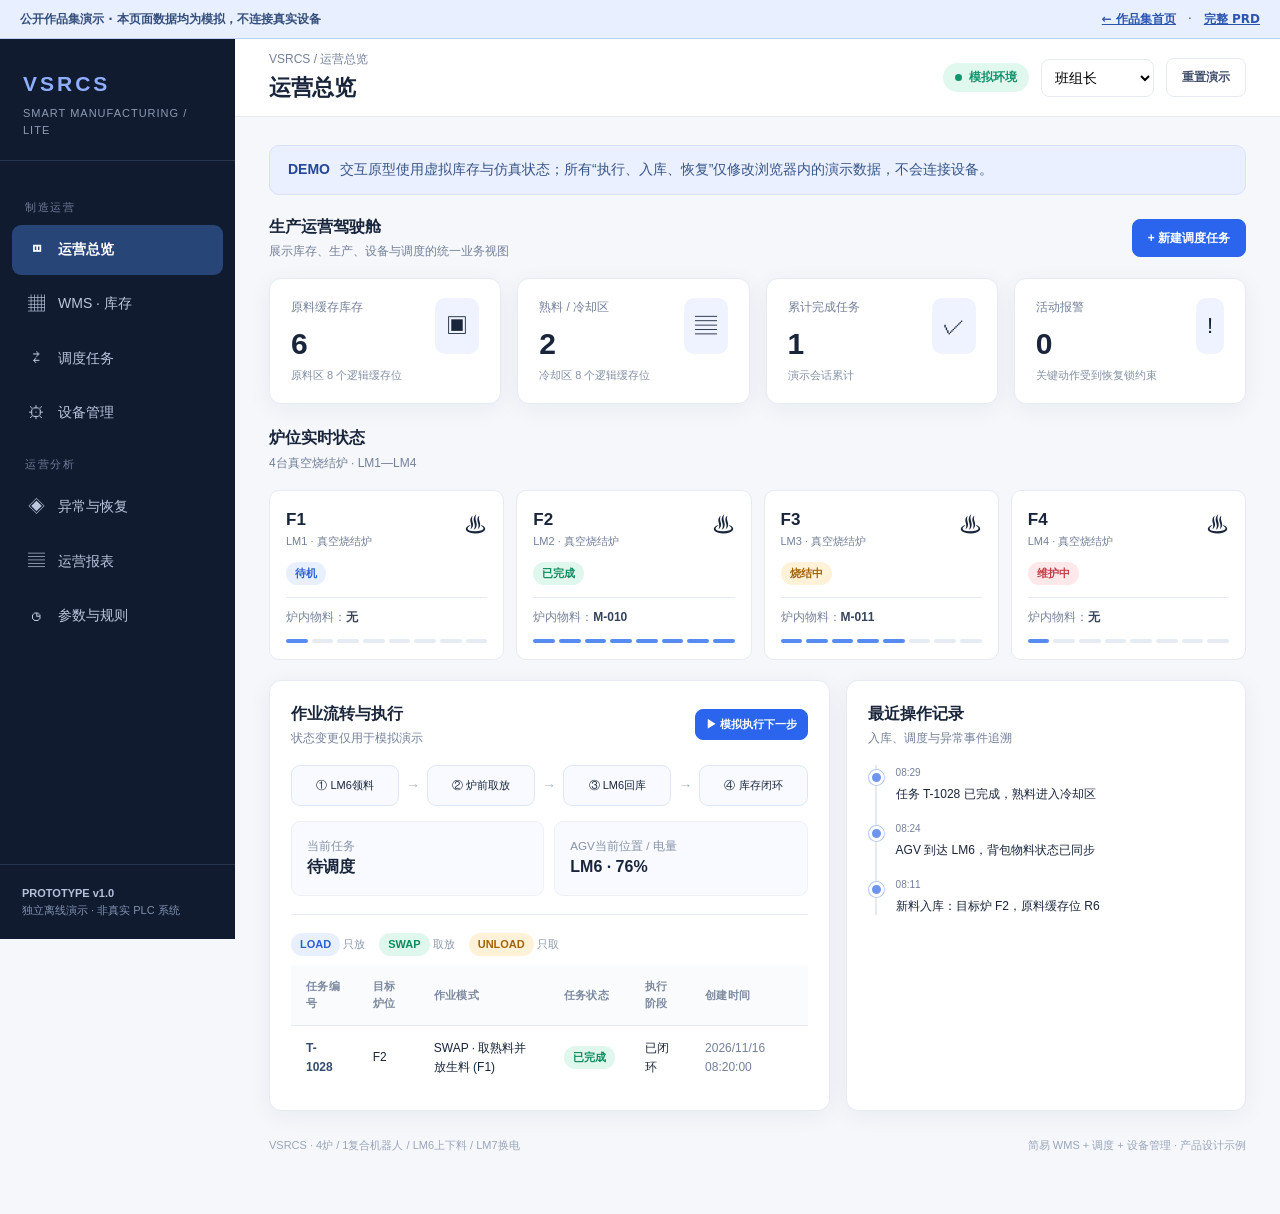
<file: prototype.html>
<!doctype html>
<html lang="zh-CN">
<head>
<meta charset="utf-8"><meta name="viewport" content="width=device-width,initial-scale=1">
<title>VSRCS · 真空烧结运营管理交互原型 | 演示系统</title>
<style>
:root{--bg:#f5f7fb;--paper:#fff;--ink:#19253b;--muted:#748099;--line:#e6ebf2;--blue:#2b65ed;--blue-tint:#e9efff;--green:#11946b;--green-tint:#e0f8ee;--amber:#b36a0b;--amber-tint:#fff2d9;--red:#d44652;--red-tint:#ffebed;--nav:#111b30;--shadow:0 5px 24px rgba(18,37,68,.055)}
*{box-sizing:border-box}body{margin:0;background:var(--bg);font:14px/1.55 'Microsoft YaHei','PingFang SC',Arial,sans-serif;color:var(--ink)}button,input,select{font:inherit}button{cursor:pointer}button:disabled{opacity:.4;cursor:not-allowed}a{color:inherit;text-decoration:none} .app{display:flex;min-height:100vh}aside{width:235px;background:var(--nav);color:#cbd5e6;display:flex;flex-direction:column;position:sticky;top:0;height:100vh;flex-shrink:0}.brand{padding:29px 23px 21px;border-bottom:1px solid #27354e}.brand mark{background:transparent;color:#8eafff;font-weight:900;letter-spacing:3px;font-size:21px}.brand .subtitle{color:#8c9bb3;font-size:11px;letter-spacing:1px;margin-top:4px}.nav{padding:20px 12px;flex:1}.nav small{font-size:11px;color:#6d7c96;display:block;margin:18px 13px 9px;letter-spacing:1.6px}.nav button{width:100%;border:0;background:transparent;color:#bac7dd;padding:12px 14px;text-align:left;border-radius:9px;display:flex;gap:12px;align-items:center;margin:4px 0}.nav button span:first-child{width:20px;text-align:center;font-size:17px}.nav button.active{background:#274577;color:white;font-weight:700}.nav button:hover:not(.active){background:#1c2a43;color:white}.side-bottom{font-size:11px;border-top:1px solid #26344c;padding:20px 22px;color:#7f91ae}.side-bottom b{color:#b5c1d9}main{flex:1;min-width:0}.topbar{height:78px;border-bottom:1px solid var(--line);background:var(--paper);display:flex;align-items:center;justify-content:space-between;padding:0 34px;gap:14px}.crumb{color:var(--muted);font-size:12px}.page-title{font-size:22px;font-weight:800;margin-top:2px;letter-spacing:-.4px}.topright{display:flex;align-items:center;gap:12px}.online{display:inline-flex;align-items:center;gap:7px;color:var(--green);background:var(--green-tint);border-radius:50px;padding:5px 12px;font-size:12px;font-weight:650}.online:before{content:'';background:var(--green);width:7px;height:7px;border-radius:50%}.topright select{width:113px;padding:9px;background:#fff;border:1px solid var(--line);border-radius:8px}.content{max-width:1600px;margin:0 auto;padding:28px 34px 60px}.banner{background:#eaf0ff;border:1px solid #d7e2ff;padding:13px 18px;border-radius:10px;color:#365587;margin-bottom:20px;display:flex;align-items:center;gap:10px}.banner strong{color:#26469c}.banner.warn{background:#fff1ed;border-color:#ffdbcf;color:#a5472d}.headrow{display:flex;justify-content:space-between;align-items:center;gap:15px;margin-bottom:17px;flex-wrap:wrap}.headrow h2{font-size:16px;margin:0;font-weight:800}.headrow p{font-size:12px;color:var(--muted);margin:3px 0 0}.actions{display:flex;align-items:center;gap:8px;flex-wrap:wrap}.btn{border:1px solid var(--line);border-radius:8px;padding:9px 15px;background:white;color:#43506b;font-size:12px;font-weight:700}.btn:hover{border-color:#b8cbef;color:#245ed9}.btn.primary{background:var(--blue);color:#fff;border-color:var(--blue)}.btn.primary:hover{background:#194ac0}.btn.danger{border-color:#f9d2d5;color:#b83b45;background:#fff9f9}.btn.small{padding:6px 10px;font-size:11px}.grid{display:grid;gap:16px}.stats{grid-template-columns:repeat(4,minmax(0,1fr));margin-bottom:22px}.card{background:var(--paper);border:1px solid var(--line);border-radius:12px;box-shadow:var(--shadow);overflow:hidden}.card-pad{padding:21px}.stat{padding:19px 21px;min-height:118px}.stat .label{color:var(--muted);font-size:12px}.stat .value{font-weight:850;font-size:30px;margin:4px 0 0;letter-spacing:-1px}.stat .delta{color:#8390a5;font-size:11px}.stat .iconbg{float:right;padding:11px;background:#eff3ff;border-radius:10px;font-size:22px}.two{grid-template-columns:1.4fr 1fr}.three{grid-template-columns:repeat(3,minmax(0,1fr))}.section{margin-bottom:20px}.section-title{font-weight:800;font-size:15px;margin:0 0 14px}.section-sub{font-size:12px;color:var(--muted);margin:-8px 0 15px}.pill{display:inline-block;padding:3px 9px;font-size:11px;font-weight:750;border-radius:22px;background:#f0f2f7;color:#6b7790;white-space:nowrap}.pill.green{color:#0b8a60;background:#e0f7ed}.pill.amber{color:#a36308;background:#fff2d9}.pill.red{color:#c33e48;background:#ffe8e9}.pill.blue{color:#2d60d1;background:#e8efff}.furnaces{display:grid;grid-template-columns:repeat(4,minmax(0,1fr));gap:12px}.furnace{border:1px solid var(--line);border-radius:10px;padding:16px;background:#fff;min-width:0}.furnace .id{font-weight:850;font-size:17px}.furnace .station{font-size:11px;color:var(--muted)}.furnace .status-row{margin:12px 0}.furnace .foot{border-top:1px solid var(--line);padding-top:10px;font-size:12px;color:#78859c}.furnace .foot strong{color:#36445b}.furnace button{margin-top:11px}.spark{display:flex;gap:4px;margin-top:12px}.spark i{height:4px;flex:1;border-radius:5px;background:#e5ebf3}.spark i.on{background:#568cf2}.inventory-groups{display:grid;grid-template-columns:1.2fr 1fr;gap:16px}.slots{display:grid;grid-template-columns:repeat(4,1fr);gap:9px}.slots.bag{grid-template-columns:repeat(3,1fr)}.slot{border:1px dashed #cbd5e4;border-radius:9px;background:#f9fbff;padding:13px 8px;text-align:center;min-height:88px;display:flex;flex-direction:column;justify-content:center;gap:3px;transition:.14s}.slot.used{border:1px solid #b9cdf7;background:#f3f7ff}.slot.finished{border-color:#b4dfcc;background:#f0faf5}.slot:hover{transform:translateY(-1px);box-shadow:0 3px 12px rgba(30,50,90,.1)}.slot small{color:#7b8aa2;font-size:10px}.slot strong{font-size:12px}.slot em{font-size:10px;color:#8090aa;font-style:normal}.table-wrap{width:100%;overflow:auto}table{border-collapse:collapse;width:100%;text-align:left;font-size:12px}th{background:#f9fbfd;color:#7c899e;font-size:11px;letter-spacing:.25px;font-weight:750}th,td{padding:13px 15px;border-bottom:1px solid var(--line);vertical-align:middle}tr:last-child td{border-bottom:0}tbody tr:hover{background:#fbfcff}.idtext{font-weight:800;color:#344b6f}.muted{font-size:12px;color:var(--muted)}.progress{height:7px;border-radius:8px;background:#edf0f6;overflow:hidden}.progress div{height:100%;background:#497ee9;border-radius:8px}.timeline{border-left:2px solid #e4eaf2;margin-left:7px;padding:0 0 0 19px}.event{position:relative;margin:0 0 18px}.event:before{content:'';width:9px;height:9px;border-radius:50%;background:#6d95ed;border:3px solid #fff;box-shadow:0 0 0 1px #b4c9ef;position:absolute;left:-27px;top:5px}.event .when{font-size:10px;color:var(--muted)}.event .what{font-size:12px;margin-top:4px}.event .what b{color:#344b6f}.toolbar{display:flex;gap:10px;flex-wrap:wrap;margin-bottom:15px}.toolbar input,.toolbar select,.input,select.input{padding:9px 11px;border:1px solid #dce3ee;border-radius:8px;background:white;min-width:115px;color:#34435b}.toolbar input{width:245px}.info-grid{display:grid;grid-template-columns:repeat(2,1fr);gap:10px}.info-item{padding:15px;background:#f8faff;border:1px solid #edf1f7;border-radius:9px}.info-item small{display:block;color:#8793a8}.info-item strong{font-size:16px}.pipeline{display:flex;gap:7px;margin:15px 0;align-items:center;overflow:auto}.pipeline .node{padding:11px 13px;border:1px solid #dee7f5;border-radius:9px;font-size:11px;text-align:center;background:#f8faff;flex:1;min-width:86px}.pipeline .node.on{background:#e8efff;border-color:#9cb8f4;color:#2456bb;font-weight:750}.pipeline .arrow{color:#aab5c6}.tabs{display:flex;gap:6px;border-bottom:1px solid var(--line);margin-bottom:16px}.tabs button{border:0;padding:12px 18px;background:transparent;color:#7c89a1;font-weight:750;border-bottom:3px solid transparent}.tabs button.active{color:#2862dc;border-color:#2862dc}.guide{display:grid;grid-template-columns:repeat(3,1fr);gap:12px}.guide .step{background:#f7faff;padding:17px;border-radius:10px;border:1px solid #e4ebfa}.step b{font-size:12px}.step p{color:var(--muted);font-size:11px;margin:4px 0 0}.empty{padding:28px 18px;text-align:center;color:#8996aa}.footnote{color:#8794a8;font-size:11px;line-height:1.8}.divider{height:1px;background:var(--line);margin:18px 0}.modal-back{position:fixed;inset:0;background:rgba(12,22,40,.56);z-index:20;display:flex;align-items:center;justify-content:center;padding:15px}.modal{width:min(500px,100%);background:#fff;border-radius:14px;box-shadow:0 20px 80px #0004;overflow:hidden}.modalheader{padding:20px 24px;border-bottom:1px solid var(--line);display:flex;justify-content:space-between;align-items:center}.modalheader h2{font-size:17px;margin:0}.modalbody{padding:21px 24px}.modalfooter{padding:15px 24px;border-top:1px solid var(--line);display:flex;justify-content:flex-end;gap:9px}.field{margin:0 0 17px}.field label{font-size:12px;color:#61708b;font-weight:750;display:block;margin-bottom:7px}.field input,.field select,.field textarea{width:100%;border:1px solid #dbe3ef;border-radius:8px;padding:10px;font:inherit}.field small{color:var(--muted)}.toast{position:fixed;bottom:27px;right:28px;background:#1e2c45;color:white;box-shadow:0 10px 30px #17284644;border-radius:10px;padding:14px 19px;z-index:30;font-weight:700;max-width:350px}.kpi-chart{height:140px;display:flex;align-items:end;gap:12px;border-bottom:1px solid var(--line);padding-top:12px}.kpi-chart .bar{width:33px;border-radius:5px 5px 0 0;background:#85a9f6;position:relative}.kpi-chart .bar b{position:absolute;bottom:-23px;left:50%;transform:translateX(-50%);font-size:10px;color:#8190a5;white-space:nowrap}.labelrow{display:flex;align-items:center;justify-content:space-between;gap:10px;margin:10px 0;color:#64728b;font-size:12px}.legend{display:flex;gap:14px;align-items:center;flex-wrap:wrap;color:#8c98ab;font-size:11px;margin:9px 0}.legend i{display:inline-block;width:9px;height:9px;border-radius:2px;margin-right:5px}.note{background:#f6f9ff;border:1px solid #e3ecfb;border-radius:9px;padding:13px 15px;color:#5f708d;font-size:12px}.footer{color:#9aa6b8;font-size:11px;margin-top:26px;display:flex;justify-content:space-between;gap:12px}
@media(max-width:1250px){.stats{grid-template-columns:repeat(2,1fr)}.furnaces{grid-template-columns:repeat(2,1fr)}.two{grid-template-columns:1fr}.inventory-groups{grid-template-columns:1fr}}@media(max-width:820px){aside{width:64px}.brand{padding:21px 7px;text-align:center}.brand mark{font-size:13px}.brand .subtitle,.nav small,.nav button span:last-child,.side-bottom{display:none}.nav{padding:13px 6px}.nav button{justify-content:center;padding:11px}.topbar{padding:0 15px}.content{padding:20px 14px}.page-title{font-size:18px}.furnaces{grid-template-columns:repeat(2,1fr)}.guide,.three{grid-template-columns:1fr}.topright .online{display:none}}@media(max-width:500px){.stats{grid-template-columns:1fr 1fr;gap:8px}.stat{padding:12px;min-height:95px}.stat .value{font-size:22px}.stat .iconbg{font-size:15px;padding:6px}.topright select{width:88px}.slots{grid-template-columns:repeat(2,1fr)}}
</style>
</head>
<body><div style="position:relative;z-index:30;background:#e8f0ff;border-bottom:1px solid #bfcff4;display:flex;flex-wrap:wrap;justify-content:space-between;align-items:center;gap:12px;padding:10px 20px;font:12px/1.5 system-ui,'Microsoft YaHei',sans-serif;color:#344e7b"><strong>公开作品集演示 · 本页面数据均为模拟，不连接真实设备</strong><span><a href="index.html" style="font-weight:800;text-decoration:underline;color:#2d55ad">← 作品集首页</a>　·　<a href="prd.html" style="font-weight:800;text-decoration:underline;color:#2d55ad">完整 PRD</a></span></div><div class="app"><aside><div class="brand"><mark>VSRCS</mark><div class="subtitle">SMART MANUFACTURING / LITE</div></div><nav class="nav"><small>制造运营</small><button data-page="overview" class="active"><span>◫</span><span>运营总览</span></button><button data-page="wms"><span>▦</span><span>WMS · 库存</span></button><button data-page="tasks"><span>⇄</span><span>调度任务</span></button><button data-page="equipment"><span>⚙</span><span>设备管理</span></button><small>运营分析</small><button data-page="alerts"><span>◈</span><span>异常与恢复</span></button><button data-page="reports"><span>▤</span><span>运营报表</span></button><button data-page="settings"><span>◷</span><span>参数与规则</span></button></nav><div class="side-bottom"><b>PROTOTYPE v1.0</b><br>独立离线演示 · 非真实 PLC 系统</div></aside>
<main><header class="topbar"><div><div class="crumb">VSRCS / <span id="crumb">运营总览</span></div><div class="page-title" id="pageTitle">运营总览</div></div><div class="topright"><span class="online">模拟环境</span><select id="role" aria-label="操作角色"><option>班组长</option><option>操作员</option><option>设备工程师</option></select><button class="btn" id="resetDemo" title="清空本地演示状态并恢复初始数据">重置演示</button></div></header><div class="content"><div class="banner" id="banner"><strong>DEMO</strong> 交互原型使用虚拟库存与仿真状态；所有“执行、入库、恢复”仅修改浏览器内的演示数据，不会连接设备。</div><div id="screen"></div><div class="footer"><span>VSRCS · 4炉 / 1复合机器人 / LM6上下料 / LM7换电</span><span>简易 WMS + 调度 + 设备管理 · 产品设计示例</span></div></div></main></div><div id="modals"></div><div id="toastRoot"></div>
<script>
(() => {
'use strict';
const K='vsrcs_mom_demo_v1';const labels={overview:'运营总览',wms:'WMS · 库存管理',tasks:'生产与调度任务',equipment:'设备监控',alerts:'报警与异常恢复',reports:'运营数据分析',settings:'参数与规则'};
const now=()=>new Date().toLocaleString('zh-CN',{hour12:false});
const mat=(kind,furnace,no)=>({id:`M-${String(no).padStart(3,'0')}`,kind,furnace,created:now()});
function initial(){return {seq:30,page:'overview',raw:[mat('raw','F1',1),mat('raw','F1',2),mat('raw','F2',3),mat('raw','F3',4),mat('raw','F4',5),mat('raw','F2',6),null,null],cooling:[mat('cooked','F2',7),mat('cooked','F3',8),null,null,null,null,null,null],backpack:[mat('cooked','F3',9),null,null],furnaces:[{id:'F1',state:'idle',material:null,z:5},{id:'F2',state:'done',material:mat('cooked','F2',10),z:4},{id:'F3',state:'running',material:mat('raw','F3',11),z:3},{id:'F4',state:'maintenance',material:null,z:6}],tasks:[{id:'T-1028',furnace:'F2',mode:'F1',status:'done',phase:'done',created:'2026/11/16 08:20:00',ended:'2026/11/16 08:29:00'}],active:null,position:'LM6',battery:76,lock:false,alarm:[],ledger:[{at:'08:29',id:'M-007',type:'熟料入库',from:'AGV',to:'冷却区 C1',reason:'系统归档'},{at:'08:11',id:'M-006',type:'生料入库',from:'人工装载',to:'原料区 R6',reason:'操作员选炉 F2'}],events:[{at:'08:29',text:'任务 T-1028 已完成，熟料进入冷却区'},{at:'08:24',text:'AGV 到达 LM6，背包物料状态已同步'},{at:'08:11',text:'新料入库：目标炉 F2，原料缓存位 R6'}],stats:{finished:1,loaded:1,alarm:0},threshold:10,mode:'auto'};}
let state;try{state=JSON.parse(localStorage.getItem(K)||'null')||initial()}catch(e){state=initial()}
const persist=()=>{try{localStorage.setItem(K,JSON.stringify(state))}catch(e){}};
const $=id=>document.getElementById(id), esc=x=>String(x??'').replace(/[&<>"']/g,c=>({'&':'&amp;','<':'&lt;','>':'&gt;','"':'&quot;',"'":'&#39;'}[c]));
function tell(text){$('toastRoot').innerHTML=`<div class="toast">${esc(text)}</div>`;setTimeout(()=>{$('toastRoot').innerHTML=''},3100)}
function record(text){state.events.unshift({at:now().slice(-8),text});state.events=state.events.slice(0,100)}
function ledger(id,type,from,to,reason){state.ledger.unshift({at:now().slice(-8),id,type,from,to,reason});state.ledger=state.ledger.slice(0,200)}
const count=a=>a.filter(Boolean).length;
const pill=(label,type='')=>`<span class="pill ${type}">${esc(label)}</span>`;
const furnaceStatus={idle:['待机','blue'],running:['烧结中','amber'],done:['已完成','green'],maintenance:['维护中','red']};
const modeName={F0:'LOAD · 只放生料',F1:'SWAP · 取熟料并放生料',F2:'UNLOAD · 只取熟料'};
function stat(label,v,sub,icon){return `<div class="card stat"><div class="iconbg">${icon}</div><div class="label">${label}</div><div class="value">${v}</div><div class="delta">${sub}</div></div>`}
function heading(title,sub='',tools=''){return `<div class="headrow"><div><h2>${title}</h2>${sub?`<p>${sub}</p>`:''}</div><div class="actions">${tools}</div></div>`}
function slots(arr,prefix){return `<div class="slots ${prefix==='B'?'bag':''}">${arr.map((m,i)=>`<button class="slot ${m?(m.kind==='cooked'?'finished':'used'):''}" data-slot="${prefix}:${i}" title="查看库位"><small>${prefix}${i+1} · ${m?(m.kind==='raw'?'生料':'熟料'):'空位'}</small><strong>${m?esc(m.id):'—'}</strong><em>${m?'目标/来源 '+m.furnace:'可用'}</em></button>`).join('')}</div>`}
function furnaceCards(short=false){return `<div class="furnaces">${state.furnaces.map(f=>`<div class="furnace"><div style="display:flex;justify-content:space-between;gap:6px"><div><div class="id">${f.id}</div><div class="station">${f.id.replace('F','LM')} · 真空烧结炉</div></div><span style="font-size:23px">♨</span></div><div class="status-row">${pill(...furnaceStatus[f.state])}</div><div class="foot">炉内物料：<strong>${f.material?esc(f.material.id):'无'}</strong></div>${short?'':`<div class="foot">Z轴补偿：<strong>${f.z} mm</strong></div><button class="btn small" data-furnace="${f.id}">查看 / 操作</button>`}<div class="spark">${Array.from({length:8},(_,i)=>`<i class="${(f.state==='running'?i<5:(f.state==='done'?i<8:i<1))?'on':''}"></i>`).join('')}</div></div>`).join('')}</div>`}
function taskStatus(t){return t.status==='done'?pill('已完成','green'):t.status==='paused'?pill('已暂停','red'):t.status==='running'?pill('执行中','blue'):t.status==='failed'?pill('异常','red'):pill('待执行','amber')}
function taskTable(items){return `<div class="table-wrap"><table><thead><tr><th>任务编号</th><th>目标炉位</th><th>作业模式</th><th>任务状态</th><th>执行阶段</th><th>创建时间</th></tr></thead><tbody>${items.map(t=>`<tr><td class="idtext">${esc(t.id)}</td><td>${t.furnace}</td><td>${modeName[t.mode]||'—'} (${t.mode})</td><td>${taskStatus(t)}</td><td>${esc(({ready:'待领料',to_furnace:'前往炉位',back:'回LM6卸料',done:'已闭环'}[t.phase]||t.phase))}</td><td class="muted">${esc(t.created)}</td></tr>`).join('')||`<tr><td colspan="6" class="empty">暂无任务</td></tr>`}</tbody></table></div>`}
function eventList(n=5){return `<div class="timeline">${state.events.slice(0,n).map(e=>`<div class="event"><div class="when">${esc(e.at)}</div><div class="what">${esc(e.text)}</div></div>`).join('')}</div>`}
function renderOverview(){return `${heading('生产运营驾驶舱','展示库存、生产、设备与调度的统一业务视图',`<button class="btn primary" data-action="makeTask">+ 新建调度任务</button>`)}<div class="grid stats">${stat('原料缓存库存',count(state.raw),'原料区 8 个逻辑缓存位','▣')}${stat('熟料 / 冷却区',count(state.cooling),'冷却区 8 个逻辑缓存位','▤')}${stat('累计完成任务',state.stats.finished,'演示会话累计','✓')}${stat('活动报警',state.alarm.filter(a=>a.active).length,'关键动作受到恢复锁约束','!')}</div><section class="section">${heading('炉位实时状态','4台真空烧结炉 · LM1—LM4')} ${furnaceCards(true)}</section><div class="grid two"><div class="card card-pad">${heading('作业流转与执行','状态变更仅用于模拟演示',`<button class="btn primary small" data-action="next">▶ 模拟执行下一步</button>`)}<div class="pipeline"><div class="node ${state.active?.phase==='ready'?'on':''}">① LM6领料</div><span class="arrow">→</span><div class="node ${state.active?.phase==='to_furnace'?'on':''}">② 炉前取放</div><span class="arrow">→</span><div class="node ${state.active?.phase==='back'?'on':''}">③ LM6回库</div><span class="arrow">→</span><div class="node">④ 库存闭环</div></div><div class="info-grid"><div class="info-item"><small>当前任务</small><strong>${state.active?state.active.id:'待调度'}</strong></div><div class="info-item"><small>AGV当前位置 / 电量</small><strong>${state.position} · ${state.battery}%</strong></div></div><div class="divider"></div><div class="legend"><span>${pill('LOAD','blue')} 只放</span><span>${pill('SWAP','green')} 取放</span><span>${pill('UNLOAD','amber')} 只取</span></div>${taskTable(state.tasks.slice(0,3))}</div><div class="card card-pad">${heading('最近操作记录','入库、调度与异常事件追溯')}${eventList(7)}</div></div>`}
function renderWMS(){return `${heading('WMS · 库存与库位','简易WMS：物料/烧盒库存、炉号归属、逻辑库位与转运状态',`<button class="btn primary" data-action="inbound">+ 人工生料入库</button><button class="btn" data-action="export">导出库存流水</button>`)}<div class="grid stats">${stat('生料在库',count(state.raw),'待安排 / 待装炉','▣')}${stat('熟料在库',count(state.cooling),'水冷/成品待出库','◩')}${stat('AGV背包占用',`${count(state.backpack)}/3`,'3层车载缓存','▥')}${stat('炉内物料',state.furnaces.filter(f=>f.material).length,'烧结中 / 待出炉','♨')}</div><div class="inventory-groups section"><div class="card card-pad">${heading('生料缓存区 · R1–R8','工人选择目标炉号后登记入库；不依赖工人扫码')}${slots(state.raw,'R')}<div class="legend"><span><i style="background:#b9cdf7"></i>已占用</span><span><i style="background:#e5ebf3"></i>空位</span></div></div><div class="card card-pad">${heading('熟料冷却区 · C1–C8','此处将冷却区抽象为8个逻辑缓存位；实物出库需人工确认')}${slots(state.cooling,'C')}<div class="legend"><span><i style="background:#b4dfcc"></i>熟料</span><span><i style="background:#e5ebf3"></i>空位</span></div></div></div><div class="grid two"><div class="card card-pad">${heading('AGV车载背包 · 3层','生料/熟料均由调度中枢统一维护库存归属')}${slots(state.backpack,'B')}<div class="note" style="margin-top:15px">真实现场的 PLC/AGV 使用三层编码与作业握手。此原型仅模拟逻辑占用，不发送任何 Modbus 指令。</div></div><div class="card card-pad">${heading('库存业务规则','防错与库存一致性') }<div class="guide" style="grid-template-columns:1fr"><div class="step"><b>01 · 指定目标炉号</b><p>由工人/HMI 手动选 F1–F4；不虚构现场入库扫码。</p></div><div class="step"><b>02 · 移库必须有动作确认</b><p>逻辑库存随调度阶段更新；异常时保留待核对状态，不盲目重发动作。</p></div><div class="step"><b>03 · 出库需要审核记录</b><p>演示支持冷却区人工出库，生成时间、物料和操作原因流水。</p></div></div></div></div><div class="card card-pad">${heading('最近库存流水','展示来源库位、目标库位及业务原因')}${ledgerTable(12)}</div>`}
function ledgerTable(n){return `<div class="table-wrap"><table><thead><tr><th>时间</th><th>物料编码</th><th>类型</th><th>来源</th><th>去向</th><th>备注</th></tr></thead><tbody>${state.ledger.slice(0,n).map(r=>`<tr><td class="muted">${esc(r.at)}</td><td class="idtext">${esc(r.id)}</td><td>${esc(r.type)}</td><td>${esc(r.from)}</td><td>${esc(r.to)}</td><td class="muted">${esc(r.reason)}</td></tr>`).join('')||'<tr><td colspan="6">无数据</td></tr>'}</tbody></table></div>`}
function renderTasks(){return `${heading('调度任务管理','LOAD只放 · SWAP取放 · UNLOAD只取；以炉位状态、库存和背包容量决定作业模式',`<button class="btn primary" data-action="makeTask">+ 生成作业任务</button><button class="btn" data-action="next">模拟执行下一步</button>`)}<div class="grid stats">${stat('待执行',state.tasks.filter(t=>t.status==='pending').length,'进入调度队列','◷')}${stat('执行中',state.tasks.filter(t=>t.status==='running').length,'串行调度 1 台 AGV','↗')}${stat('已完成',state.tasks.filter(t=>t.status==='done').length,'包含初始化演示记录','✓')}${stat('当前电量',`${state.battery}%`,`低于 ${state.threshold}% 停止正常取料`,'▰')}</div><div class="grid two section"><div class="card card-pad">${heading('当前任务详情',state.active?'有任务处于执行链路':'暂无活动任务')} ${state.active?`<div class="info-grid"><div class="info-item"><small>任务编号</small><strong>${state.active.id}</strong></div><div class="info-item"><small>目标炉 / 模式</small><strong>${state.active.furnace} / ${state.active.mode}</strong></div><div class="info-item"><small>当前阶段</small><strong>${esc(state.active.phase)}</strong></div><div class="info-item"><small>安全锁</small><strong>${state.lock?'已锁定':'未锁定'}</strong></div></div>`:'<div class="empty">创建新任务，点击“模拟执行下一步”，即可演示完整状态机。</div>'}<div class="divider"></div><div class="actions"><button class="btn primary" data-action="next" ${state.lock?'disabled':''}>▶ 下一步</button><button class="btn danger" data-action="inject" ${!state.active?'disabled':''}>模拟故障 / 恢复锁</button></div></div><div class="card card-pad">${heading('调度决策约束','先满足安全互锁，再考虑作业效率')}<div class="note">一台复合机器人同一时刻仅执行一条任务。炉维护 / 烧结中不可新派炉前任务；F1要求生料与熟料预留空间；低电量、急停、恢复锁时不接收正常动作。</div><div class="divider"></div><div class="section-title">作业模式</div><div class="labelrow">LOAD · 只放新料 <span>空炉 + 有生料</span></div><div class="labelrow">SWAP · 取熟料并放生料 <span>炉已完成 + 有新料</span></div><div class="labelrow">UNLOAD · 只取熟料 <span>炉已完成 + 无生料</span></div></div></div><div class="card card-pad">${heading('任务列表','列表按最新任务优先展示')}${taskTable(state.tasks)}</div>`}
function renderEquipment(){return `${heading('设备管理与工位状态','位置：LM1–LM4 炉位 / LM6 上下料 / LM7 人工换电',`<button class="btn" data-action="battery">模拟电量 -15%</button>`)}<div class="grid stats">${stat('AGV当前工位',state.position,'站点级定位','◎')}${stat('AGV剩余电量',state.battery+'%','低电量阈值 '+state.threshold+'%','▰')}${stat('PLC链路','模拟在线','真实网络未接入','↔')}${stat('机械臂','模拟待命','作业中将进入运行状态','⚙')}</div><section class="section">${heading('生产设备 · F1–F4','点击炉位查看控制与联动信息')}${furnaceCards(false)}</section><div class="grid two"><div class="card card-pad">${heading('车间站点','示意流程：炉区 ↔ LM6 ↔ LM7')}<div class="pipeline"><div class="node">LM1–LM4<br><b>炉位作业</b></div><span class="arrow">↔</span><div class="node">LM6<br><b>生熟料交换</b></div><span class="arrow">↔</span><div class="node">LM7<br><b>换电位</b></div></div><div class="note">LM6 进行视觉 XY/Rz 纠偏；LM1–LM4 使用炉位配置补偿。此页面仅展示产品抽象，不代表实时定位画面。</div></div><div class="card card-pad">${heading('低电量策略','以业务安全为优先') }<p class="muted">AGV低于10%时不接收正常取料调度；尽可能先卸下车载物料，再前往LM7换电。真实现场换电必须执行设备安全流程。</p><div class="progress"><div style="width:${state.battery}%"></div></div><div style="height:15px"></div><button class="btn" data-action="charge">模拟人工换电完成（90%）</button></div></div>`}
function renderAlerts(){const active=state.alarm.filter(a=>a.active);return `${heading('报警与异常恢复','关键原则：物理动作结果不确定时，人工核验前禁止自动重发',`<button class="btn danger" data-action="inject">模拟撞机/视觉异常</button>`)}${state.lock?`<div class="banner warn"><strong>恢复锁已激活</strong> 请先现场确认安全状态，再由授权人员在演示中确认恢复；实际设备不允许远程绕过安全回路。</div>`:''}<div class="grid stats">${stat('当前报警',active.length,'只统计未关闭报警','!')}${stat('恢复锁状态',state.lock?'已锁定':'正常','锁定禁止任务推进','◈')}${stat('当前任务',state.active?.id||'无','锁定不会清除任务阶段','⇄')}${stat('AGV所在站点',state.position,'请核对实物与系统记录','◎')}</div><div class="card card-pad section">${heading('报警事件','保留故障时间、受影响任务和处置记录',`${state.lock?'<button class="btn primary" data-action="recover">人工核对并恢复</button>':''}`)}<div class="table-wrap"><table><thead><tr><th>事件号</th><th>发生时间</th><th>类型</th><th>关联任务</th><th>处置状态</th></tr></thead><tbody>${state.alarm.map(a=>`<tr><td class="idtext">${esc(a.id)}</td><td>${esc(a.at)}</td><td>${esc(a.type)}</td><td>${esc(a.task||'—')}</td><td>${a.active?pill('待人工核验','red'):pill('已确认','green')}</td></tr>`).join('')||'<tr><td colspan="5" class="empty">当前无报警，可使用“模拟撞机/视觉异常”演示恢复锁逻辑</td></tr>'}</tbody></table></div></div><div class="card card-pad">${heading('异常处理业务规则','安全确认不是软件自动清除故障') }<div class="guide"><div class="step"><b>① 冻结调度</b><p>保存任务ID、阶段、AGV位置与背包占用；阻止同一物理动作重复下发。</p></div><div class="step"><b>② 核实现场</b><p>核对设备急停、机械臂安全位置、炉门、物料、PLC状态及库位一致性。</p></div><div class="step"><b>③ 授权恢复</b><p>演示中恢复仅继续模拟状态机；实际系统仍需设备安全互锁和现场放行。</p></div></div></div>`}
function renderReports(){const types=state.ledger.reduce((a,r)=>(a[r.type]=(a[r.type]||0)+1,a),{});return `${heading('运营分析报表','以库存流水与任务事件构建可追溯的基础运营指标',`<button class="btn" data-action="export">导出库存流水 CSV</button>`)}<div class="grid stats">${stat('总库存（逻辑单元）',count(state.raw)+count(state.cooling)+count(state.backpack)+state.furnaces.filter(f=>f.material).length,'跨库位库存总量','▦')}${stat('入库操作',state.ledger.filter(x=>x.type.includes('入库')).length,'演示期间记录','▣')}${stat('完成任务',state.tasks.filter(t=>t.status==='done').length,'包含演示初始记录','✓')}${stat('累计报警',state.alarm.length,'含已解除事件','◈')}</div><div class="grid two"><div class="card card-pad">${heading('物料分布','根据当前逻辑库存实时计算')}<div class="labelrow"><span>原料缓存 R1–R8</span><strong>${count(state.raw)}</strong></div><div class="progress"><div style="width:${count(state.raw)/8*100}%"></div></div><div class="labelrow"><span>冷却区 C1–C8</span><strong>${count(state.cooling)}</strong></div><div class="progress"><div style="width:${count(state.cooling)/8*100}%;background:#29aa88"></div></div><div class="labelrow"><span>背包 B1–B3</span><strong>${count(state.backpack)}</strong></div><div class="progress"><div style="width:${count(state.backpack)/3*100}%;background:#f3b453"></div></div><div class="labelrow"><span>炉内物料 F1–F4</span><strong>${state.furnaces.filter(f=>f.material).length}</strong></div><div class="progress"><div style="width:${state.furnaces.filter(f=>f.material).length/4*100}%;background:#a29cf3"></div></div></div><div class="card card-pad">${heading('产品指标设计','生产环境需接入真实采样和计时数据')}<div class="guide" style="grid-template-columns:1fr"><div class="step"><b>任务完成率</b><p>完成任务数 / 已结束任务数；异常中断需有明确分母规则。</p></div><div class="step"><b>库存一致率</b><p>实盘一致库位数 / 已盘点库位数；当前 DEMO 未接真实盘点。</p></div><div class="step"><b>设备稼动率 / OEE</b><p>需要真实停机原因、有效加工时间及产量数据；原型不伪造改善百分比。</p></div></div></div></div><div class="card card-pad section">${heading('出入库操作明细','可在 WMS 页面生成更多业务流水')}${ledgerTable(100)}</div>`}
function renderSettings(){return `${heading('参数与业务规则','现场参数应通过权限控制和版本审计管理')}<div class="grid two"><div class="card card-pad">${heading('炉位补偿参数','演示展示真实项目使用的炉位级配置方式')}<div class="table-wrap"><table><thead><tr><th>炉号</th><th>站点</th><th>Z轴补偿</th><th>操作</th></tr></thead><tbody>${state.furnaces.map(f=>`<tr><td class="idtext">${f.id}</td><td>LM${f.id.slice(1)}</td><td>${f.z} mm</td><td><button class="btn small" data-z="${f.id}">编辑演示值</button></td></tr>`).join('')}</tbody></table></div><div class="note" style="margin-top:15px">演示修改不会写入真实机器人控制器。真实设备补偿应通过标定验证、审批及记录管理。</div></div><div class="card card-pad">${heading('调度配置','关键阈值展示')}<div class="info-grid"><div class="info-item"><small>AGV背包容量</small><strong>3层</strong></div><div class="info-item"><small>低电量换电阈值</small><strong>10%</strong></div><div class="info-item"><small>原料缓存位</small><strong>8</strong></div><div class="info-item"><small>冷却缓存位（产品抽象）</small><strong>8</strong></div></div><div class="divider"></div><div class="labelrow"><span>系统模式</span>${pill(state.mode==='auto'?'自动调度':'维护/下班','blue')}</div><button class="btn" data-action="toggleMode">切换演示模式</button></div></div><div class="card card-pad" style="margin-top:18px">${heading('本原型与真实项目边界','便于产品经理面试时清晰陈述')}<div class="guide"><div class="step"><b>已知真实业务基础</b><p>四台炉、单台复合机器人、三层背包、目标炉人工选择、PLC通信、任务状态持久化、简易WMS库存管理。</p></div><div class="step"><b>原型所做抽象</b><p>以 R1–R8/C1–C8表示逻辑缓存位；内部物料ID和演示库存是示例数据，不代表工人扫码或完整批次追溯已上线。</p></div><div class="step"><b>产品化增强方向</b><p>库存流水看板、原型级数据指标、异常工单审计、角色权限、后续与MES/ERP对接及AI运维建议。</p></div></div></div>`}
function render(){const page=state.page in labels?state.page:'overview';$('crumb').textContent=labels[page];$('pageTitle').textContent=labels[page];document.querySelectorAll('[data-page]').forEach(e=>e.classList.toggle('active',e.dataset.page===page));$('banner').classList.toggle('warn',state.lock);$('banner').innerHTML=state.lock?'<strong>安全锁定</strong> 当前执行链路被模拟故障阻断；恢复前不可执行下一步任务。':'<strong>DEMO</strong> 交互原型使用虚拟库存与仿真状态；所有“执行、入库、恢复”仅修改浏览器内的演示数据，不会连接设备。';$('screen').innerHTML=({overview:renderOverview,wms:renderWMS,tasks:renderTasks,equipment:renderEquipment,alerts:renderAlerts,reports:renderReports,settings:renderSettings}[page])();persist()}
function showModal(title,body,buttons){$('modals').innerHTML=`<div class="modal-back"><div class="modal" role="dialog" aria-modal="true"><div class="modalheader"><h2>${title}</h2><button class="btn small" data-close="1">✕</button></div><div class="modalbody">${body}</div><div class="modalfooter">${buttons}</div></div></div>`}
function closeModal(){$('modals').innerHTML=''}
function requireLead(){if($('role').value==='操作员'){tell('此操作需要班组长或设备工程师权限');return false}return true}
function inbound(){if(state.lock){tell('恢复锁生效期间禁止人工修改库存');return}const free=state.raw.map((x,i)=>!x?i:-1).filter(i=>i>=0);if(!free.length){tell('生料缓存已满');return}showModal('人工生料入库 · 不扫码',`<div class="field"><label>目标炉号（由工人/HMI手动指定）</label><select id="inF">${state.furnaces.map(f=>`<option value="${f.id}">${f.id} ${f.state==='maintenance'?'（炉维护中）':''}</option>`).join('')}</select></div><div class="field"><label>入库逻辑库位</label><select id="inSlot">${free.map(i=>`<option value="${i}">R${i+1}</option>`).join('')}</select></div><div class="field"><label>物料信息</label><input disabled value="自动生成演示逻辑ID（不是实物扫码标识）"><small>完整物料条码追溯属于可选的产品化扩展。</small></div>`,`<button class="btn" data-close="1">取消</button><button class="btn primary" data-confirm="inbound">确认入库</button>`)}
function doInbound(){const slot=+$('inSlot').value,f=$('inF').value;if(state.raw[slot])return tell('库位已被占用');const m=mat('raw',f,++state.seq);state.raw[slot]=m;ledger(m.id,'生料入库','人工投料',`原料区 R${slot+1}`,`HMI手动选择 ${f}`);record(`生料 ${m.id} 入库至 R${slot+1}，目标 ${f}`);closeModal();render();tell('模拟入库成功，库存已更新')}
function makeTask(){if(state.lock||state.mode!=='auto'){tell('当前已锁定或不在自动调度模式');return}if(state.battery<state.threshold){tell('电量低于换电阈值，禁止接收正常任务');return}showModal('创建生产调度任务',`<div class="field"><label>目标炉</label><select id="taskF">${state.furnaces.map(f=>`<option value="${f.id}">${f.id} · ${furnaceStatus[f.state][0]}</option>`).join('')}</select></div><div class="note">系统根据炉位和原料库存自动判断 LOAD/SWAP/UNLOAD。若炉位处于维护/烧结中或已有未完成任务，禁止重复派发。</div>`,`<button class="btn" data-close="1">取消</button><button class="btn primary" data-confirm="task">生成任务</button>`)}
function doTask(){const f=$('taskF').value, furnace=state.furnaces.find(x=>x.id===f);if(state.tasks.some(t=>t.furnace===f&&['pending','running','paused'].includes(t.status))){tell('该炉已有未完成任务，不可重复派单');return}if(['maintenance','running'].includes(furnace.state)){tell('烧结中或维护中的炉位不可派发');return}const allocated=new Set(state.tasks.filter(t=>t.status==='pending'&&t.rawSlot!==undefined).map(t=>t.rawSlot));const rawSlot=state.raw.findIndex((m,i)=>m?.furnace===f&&!allocated.has(i));const mode=furnace.state==='idle'?(rawSlot>=0?'F0':null):(furnace.state==='done'?(rawSlot>=0?'F1':'F2'):null);if(!mode){tell('无可执行动作：空炉缺少生料库存');return}const id='T-'+String(++state.seq+1000);const task={id,furnace:f,mode,status:'pending',phase:'ready',rawSlot:rawSlot>=0?rawSlot:undefined,created:now()};state.tasks.unshift(task);record(`${id} 创建：${f} ${modeName[mode]}`);closeModal();render();tell(`${id} 已加入调度队列 (${mode})`)}
function freeBag(){return state.backpack.findIndex(x=>!x)}
function nextStep(){if(state.lock){tell('处于恢复锁状态，禁止推进任务');return}if(state.mode!=='auto'){tell('维护模式下不允许正常调度');return}if(!state.active){const pending=[...state.tasks].reverse().find(t=>t.status==='pending');if(!pending){tell('暂无待执行任务，请先创建任务');return}if(state.battery<state.threshold){tell('AGV低电量，正常取料被阻断');return}const need=pending.mode==='F1'?2:1, empty=state.backpack.filter(x=>!x).length;if(empty<need){tell(`背包空位不足：${pending.mode} 需预留${need}个空位（可先卸熟料）`);return}state.active=pending;pending.status='running';record(`${pending.id} 已启动，执行阶段已持久化（模拟）`)}const t=state.active,f=state.furnaces.find(x=>x.id===t.furnace);if(t.phase==='ready'){
 if(t.mode!=='F2'){const m=state.raw[t.rawSlot];if(!m){record('库存状态不一致，进入恢复锁');inject('原料位为空/任务库存不同步');return}const dst=freeBag();if(dst<0){tell('背包无空位');return}state.raw[t.rawSlot]=null;state.backpack[dst]=m;ledger(m.id,'移库','原料区 R'+(t.rawSlot+1),'AGV B'+(dst+1),'LM6领料');record(`${t.id} 在LM6领取生料 ${m.id}，移至背包 B${dst+1}`)}else record(`${t.id} F2仅取熟料，AGV从LM6出发`);state.position='LM6';t.phase='to_furnace';render();tell('第一阶段完成：准备前往炉位');return
 }
 if(t.phase==='to_furnace'){
  if(t.mode==='F1'||t.mode==='F2'){if(!f.material||f.state!=='done'){inject('炉内熟料状态不一致');return}const dst=freeBag();if(dst<0){tell('背包无熟料预留空位');return}f.material.kind='cooked';state.backpack[dst]=f.material;ledger(f.material.id,'熟料取炉',t.furnace,'AGV B'+(dst+1),t.mode);record(`${t.id} 从${t.furnace}取出熟料 ${f.material.id}`);f.material=null}
  if(t.mode==='F0'||t.mode==='F1'){const idx=state.backpack.findIndex(m=>m?.kind==='raw'&&m.furnace===t.furnace);if(idx<0){inject('背包新料与炉位不匹配');return}const m=state.backpack[idx];state.backpack[idx]=null;f.material=m;f.state='running';ledger(m.id,'生料装炉','AGV B'+(idx+1),t.furnace,t.mode);record(`${t.id} 生料 ${m.id} 装入${t.furnace}，进入烧结中（模拟）`);state.stats.loaded++}else{f.state='idle';record(`${t.id} ${t.furnace} 出炉后状态置空闲`)}state.position='LM'+t.furnace.slice(1);state.battery=Math.max(0,state.battery-7);t.phase='back';render();tell('第二阶段完成：炉前取放料模拟结束');return
 }
 if(t.phase==='back'){
  const cooked=state.backpack.map((m,i)=>m?.kind==='cooked'?i:-1).filter(i=>i>=0), free=state.cooling.filter(x=>!x).length;if(free<cooked.length){tell('冷却区空位不足，任务暂停等待人工处理');record(`${t.id} 熟料回库受阻，冷却位不足`);return}for(const idx of cooked){const m=state.backpack[idx];const dst=state.cooling.findIndex(x=>!x);state.cooling[dst]=m;state.backpack[idx]=null;ledger(m.id,'熟料回库','AGV B'+(idx+1),'冷却区 C'+(dst+1),'LM6卸料')}
  t.phase='done';t.status='done';t.ended=now();state.position='LM6';state.active=null;state.stats.finished++;record(`${t.id} 完成，LM6熟料回库且任务状态闭环`);render();tell('任务已完成，库存流水已更新');return
 }
 }
function inject(reason='模拟机械臂撞机 / 视觉识别异常'){if(state.lock){tell('已有活动恢复锁');return}state.lock=true;const id='A-'+String(++state.seq);state.alarm.unshift({id,at:now(),type:reason,task:state.active?.id||'—',active:true});if(state.active)state.active.status='paused';state.stats.alarm++;record(`${id} 报警：${reason}，冻结调度并保留当前任务阶段`);render();tell('已触发恢复锁：下一步动作被禁止')}
function recover(){if(!state.lock){tell('没有待恢复的安全锁');return}if(!requireLead())return;showModal('人工核对并恢复 · 演示',`<div class="note" style="background:#fff3e5;border-color:#ffe3ad;color:#8a5912">请注意：真实现场恢复必须由有资质人员核验物理状态，不允许仅通过软件按钮忽略危险。</div><div class="field" style="margin-top:18px"><label><input type="checkbox" id="r1" style="width:auto"> 已确认现场急停/机械臂/炉门与人员安全</label></div><div class="field"><label><input type="checkbox" id="r2" style="width:auto"> 已核对 AGV 背包与炉内实物状态一致</label></div><div class="field"><label><input type="checkbox" id="r3" style="width:auto"> 已核对 PLC 状态、任务编号与执行阶段一致</label></div>`,`<button class="btn" data-close="1">取消</button><button class="btn primary" data-confirm="recover">确认恢复演示</button>`)}
function doRecover(){if(!['r1','r2','r3'].every(id=>$(id).checked)){tell('请完成全部现场核对确认项');return}state.lock=false;state.alarm.filter(a=>a.active).forEach(a=>a.active=false);if(state.active)state.active.status='running';record('班组长/工程师演示确认恢复，当前任务阶段保持不变');closeModal();render();tell('演示恢复成功，未重置或重发已执行动作')}
function slotClick(id){const [p,n]=id.split(':'),i=+n,arr=p==='R'?state.raw:p==='C'?state.cooling:state.backpack,m=arr[i];let btn='<button class="btn" data-close="1">关闭</button>';if(p==='C'&&m)btn+='<button class="btn primary" data-confirm="outbound" data-index="'+i+'">确认人工出库</button>';showModal(`库位 ${p}${i+1} · ${m?'已占用':'空闲'}`,`<div class="info-grid"><div class="info-item"><small>库位</small><strong>${p}${i+1}</strong></div><div class="info-item"><small>物料逻辑ID</small><strong>${m?.id||'—'}</strong></div><div class="info-item"><small>物料状态</small><strong>${m?(m.kind==='raw'?'生料':'熟料'):'无'}</strong></div><div class="info-item"><small>目标 / 来源炉</small><strong>${m?.furnace||'—'}</strong></div></div><p class="footnote">本ID为演示逻辑记录ID，不构成现场唯一物理序列号追踪承诺。</p>${p==='C'&&m?'<div class="field"><label>出库原因</label><select id="outReason"><option>水冷完成，人工交接</option><option>人工领用 / 成品转运</option><option>库存盘点调整</option></select></div>':''}`,btn)}
function outbound(i){if(state.lock){tell('恢复锁状态下不能出库');return}const m=state.cooling[i];if(!m){tell('库存已发生变化');return}const reason=$('outReason')?.value||'人工交接';state.cooling[i]=null;ledger(m.id,'熟料出库',`冷却区 C${i+1}`,'人工交接',reason);record(`${m.id} 从冷却区 C${i+1} 完成人工出库`);closeModal();render();tell('出库成功（仅模拟）')}
function furnaceDialog(id){const f=state.furnaces.find(x=>x.id===id);showModal(id+' · 炉位信息',`<div class="info-grid"><div class="info-item"><small>炉状态</small><strong>${furnaceStatus[f.state][0]}</strong></div><div class="info-item"><small>炉内物料</small><strong>${f.material?.id||'无'}</strong></div><div class="info-item"><small>工位</small><strong>LM${id.slice(1)}</strong></div><div class="info-item"><small>Z轴补偿</small><strong>${f.z} mm</strong></div></div><p class="note" style="margin-top:17px">以下操作仅改变原型数据，用于演示炉状态变化。实际生产结束状态应由PLC与现场设备提供。</p>`,`<button class="btn" data-close="1">关闭</button>${f.state==='running'?`<button class="btn primary" data-confirm="finish" data-id="${id}">模拟烧结完成</button>`:''}${['idle','maintenance'].includes(f.state)?`<button class="btn" data-confirm="maintenance" data-id="${id}">切换维护状态</button>`:''}`)}
function finishFurnace(id){const f=state.furnaces.find(x=>x.id===id);if(f.state!=='running')return;f.state='done';f.material.kind='cooked';record(`${id} 模拟烧结完成，熟料等待调度`);closeModal();render();tell(`${id} 已完成，可创建 SWAP/UNLOAD 任务`)}
function maintenance(id){if(!requireLead())return;const f=state.furnaces.find(x=>x.id===id);if(state.active?.furnace===id||state.tasks.some(t=>t.furnace===id&&t.status==='pending')){tell('该炉存在活动或待执行任务，禁止切换维护');return}if(f.material){tell('炉内有物料，不能直接切维护');return}f.state=f.state==='maintenance'?'idle':'maintenance';record(`${id} 切换为${furnaceStatus[f.state][0]}（演示）`);closeModal();render();tell('炉位状态已更新')}
function editZ(id){if(!requireLead())return;const f=state.furnaces.find(x=>x.id===id);showModal(id+' · Z轴补偿',`<div class="field"><label>补偿量（mm）</label><input type="number" id="zValue" min="-20" max="20" step="0.5" value="${f.z}"></div><div class="note">真实控制系统应要求审批与重新标定；此处只修改产品原型演示值。</div>`,`<button class="btn" data-close="1">取消</button><button class="btn primary" data-confirm="z" data-id="${id}">保存演示值</button>`)}
function exportCSV(){const rows=[['时间','物料ID','类型','来源','去向','原因'],...state.ledger.map(x=>[x.at,x.id,x.type,x.from,x.to,x.reason])];const csv='\uFEFF'+rows.map(r=>r.map(x=>'"'+String(x).replace(/"/g,'""')+'"').join(',')).join('\r\n');const a=document.createElement('a');a.href=URL.createObjectURL(new Blob([csv],{type:'text/csv;charset=utf-8'}));a.download='VSRCS_库存流水_演示.csv';a.click();URL.revokeObjectURL(a.href);tell('库存流水 CSV 已导出')}
function action(name){if(name==='makeTask')makeTask();if(name==='inbound')inbound();if(name==='next')nextStep();if(name==='inject')inject();if(name==='recover')recover();if(name==='export')exportCSV();if(name==='battery'){state.battery=Math.max(0,state.battery-15);record('AGV电量模拟下降至 '+state.battery+'%');render();tell('电量已变化（演示）')}if(name==='charge'){if(!requireLead())return;state.battery=90;state.position='LM7';record('LM7人工换电完成，模拟电量恢复 90%');render();tell('已模拟换电（真实设备未操作）')}if(name==='toggleMode'){if(!requireLead())return;state.mode=state.mode==='auto'?'maint':'auto';record('系统演示模式切换为 '+state.mode);render();tell('已切换演示模式')}}
document.addEventListener('click',e=>{const b=e.target.closest('button');if(!b)return;if(b.dataset.page){state.page=b.dataset.page;render();return}if(b.dataset.action){action(b.dataset.action);return}if(b.dataset.slot){slotClick(b.dataset.slot);return}if(b.dataset.furnace){furnaceDialog(b.dataset.furnace);return}if(b.dataset.z){editZ(b.dataset.z);return}if(b.dataset.close){closeModal();return}if(b.dataset.confirm){const c=b.dataset.confirm;if(c==='inbound')doInbound();if(c==='task')doTask();if(c==='recover')doRecover();if(c==='outbound')outbound(+b.dataset.index);if(c==='finish')finishFurnace(b.dataset.id);if(c==='maintenance')maintenance(b.dataset.id);if(c==='z'){const v=Number($('zValue').value);if(!Number.isFinite(v)||v< -20||v>20)return tell('请输入 -20 至 20 mm 有效数值');state.furnaces.find(x=>x.id===b.dataset.id).z=v;record(`${b.dataset.id} 补偿参数演示修改为 ${v}mm`);closeModal();render()}return}});
$('resetDemo').addEventListener('click',()=>{if(confirm('要恢复初始演示数据吗？此操作只重置浏览器原型数据，不影响任何真实系统。')){state=initial();render();tell('演示数据已重置')}});
render();
})();
</script>
</body></html>
</file>
<file: assets/site.css>
*{box-sizing:border-box}html{scroll-behavior:smooth}body{margin:0;background:#f7f9fd;color:#152542;font:15px/1.72 system-ui,-apple-system,"Microsoft YaHei","PingFang SC",Arial,sans-serif}a{color:#255ed9;text-decoration:none}a:hover{text-decoration:underline}.site-header{position:sticky;top:0;z-index:20;background:rgba(255,255,255,.96);border-bottom:1px solid #e4ebf5;backdrop-filter:blur(14px)}.shell{max-width:1180px;margin:0 auto;padding:0 28px}.site-header .shell{display:flex;align-items:center;justify-content:space-between;min-height:68px;gap:20px}.logo{font-size:17px;font-weight:900;letter-spacing:-.5px;color:#152542}.logo em{color:#376fe5;font-style:normal}.site-header nav{display:flex;gap:22px;align-items:center;flex-wrap:wrap}.site-header nav a{font-size:13px;color:#52627e;font-weight:700}.site-header nav a.action{color:#fff;background:#255ee0;padding:9px 16px;border-radius:9px}.label{font-size:12px;font-weight:800;color:#4269c0;letter-spacing:.12em;text-transform:uppercase}.hero{padding:83px 0 65px;background:linear-gradient(125deg,#f8faff 10%,#eef4ff 60%,#e8f8f6 100%);border-bottom:1px solid #e2eaf5}.hero-grid{display:grid;grid-template-columns:1.06fr .94fr;gap:54px;align-items:center}.hero h1{font-size:clamp(34px,4vw,55px);line-height:1.23;letter-spacing:-1.5px;margin:13px 0 22px}.hero p{font-size:17px;color:#5a6b85;max-width:640px}.chips{display:flex;gap:9px;flex-wrap:wrap;margin:25px 0}.chip{border:1px solid #d6e2f5;background:#fff;border-radius:100px;padding:5px 12px;font-size:12px;font-weight:700;color:#48638f}.cta{display:flex;flex-wrap:wrap;gap:12px;margin-top:29px}.button{display:inline-flex;align-items:center;justify-content:center;gap:8px;border:1px solid #d5e0f1;color:#34537a;background:#fff;border-radius:10px;padding:12px 18px;font-weight:800;font-size:13px;text-decoration:none!important}.button.primary{background:#225ee2;color:#fff;border-color:#225ee2;box-shadow:0 8px 23px #235cdd2b}.button:hover{transform:translateY(-1px)}.status-note{font-size:12px;color:#69809c;margin-top:17px}.browser{background:#fff;border:1px solid #cddbee;border-radius:15px;box-shadow:0 28px 65px #29497722;overflow:hidden;transform:rotate(.5deg)}.browser-top{height:39px;background:#f3f6fb;border-bottom:1px solid #dfebf4;display:flex;align-items:center;gap:6px;padding:0 13px}.dot{width:8px;height:8px;border-radius:50%;background:#d2dae8}.browser-content{padding:19px}.mini-head{display:flex;align-items:center;justify-content:space-between;margin-bottom:13px;font-weight:850}.mini-badge{font-size:10px;background:#e2f8ef;color:#138c65;border-radius:99px;padding:3px 8px}.mini-stats{display:grid;grid-template-columns:repeat(3,1fr);gap:9px}.mini-stat{border:1px solid #e9eef7;background:#fafcff;border-radius:9px;padding:12px}.mini-stat strong{display:block;font-size:23px;line-height:1.2}.mini-stat small{color:#8794a8;font-size:10px}.mini-layout{display:grid;grid-template-columns:1fr 1fr;gap:10px;margin-top:10px}.mini-card{border:1px solid #e9eef7;border-radius:9px;padding:12px;min-height:152px}.mini-card small{font-size:10px;font-weight:800;color:#667d9f}.bars{height:93px;display:flex;align-items:flex-end;gap:10px;margin-top:9px}.bars i{display:block;flex:1;background:#6ea0ee;border-radius:3px 3px 0 0}.furnace-list{display:grid;grid-template-columns:1fr 1fr;gap:6px;margin-top:10px}.furnace{border:1px solid #e4ebf4;border-radius:7px;padding:8px;font-weight:700;font-size:11px}.furnace span{display:block;color:#8594aa;font-weight:500;font-size:10px}.section{padding:76px 0}.section.tinted{background:#fff}.section h2{font-size:32px;margin:8px 0 12px;line-height:1.3;letter-spacing:-.6px}.section .lead{max-width:760px;color:#61718b;margin:0 0 26px}.metrics{display:grid;grid-template-columns:repeat(4,1fr);gap:16px;margin-top:-35px;position:relative}.metric{border:1px solid #e5ecf6;background:white;border-radius:13px;padding:24px;box-shadow:0 7px 28px #1f3c6412}.metric b{font-size:32px;line-height:1.2;display:block}.metric span{color:#75859e;font-size:12px}.grid-3{display:grid;grid-template-columns:repeat(3,1fr);gap:18px}.card{border:1px solid #e2e9f4;border-radius:13px;padding:23px;background:#fff}.card h3{font-size:18px;margin:8px 0}.card p{margin:0;color:#65758e;font-size:13px}.card .n{display:inline-grid;place-items:center;width:34px;height:34px;border-radius:10px;color:#2863dc;background:#eaf1ff;font-weight:900}.flow-grid{display:grid;grid-template-columns:repeat(6,1fr);gap:10px;margin:26px 0}.flow-step{background:#fff;border:1px solid #dae4f2;border-radius:12px;padding:15px 12px;min-height:115px}.flow-step small{font-size:11px;color:#90a0b6}.flow-step strong{display:block;font-size:13px;margin-top:8px}.flow-step p{font-size:11px;margin:5px 0 0;color:#7987a0}.feature-grid{display:grid;grid-template-columns:repeat(2,1fr);gap:17px;margin-top:23px}.feature{background:#fff;border:1px solid #e2eaf5;border-radius:14px;padding:24px}.feature .kicker{font-size:11px;color:#5a7db6;font-weight:900}.feature h3{margin:8px 0 11px;font-size:20px}.feature ul{margin:0;padding-left:18px;color:#5e6e85;font-size:13px}.feature li{margin:6px 0}.compare{width:100%;border-collapse:collapse;background:white;border:1px solid #e0e8f5;border-radius:12px;overflow:hidden}.compare th,.compare td{padding:15px 17px;border-bottom:1px solid #e9eef6;text-align:left;vertical-align:top;font-size:13px}.compare th{background:#edf3fd;color:#334d79}.compare tr:last-child td{border:0}.warning{border-left:4px solid #e4a94c;background:#fff9ec;padding:16px 18px;color:#835c1d;font-size:13px;border-radius:6px}.footer{background:#12213a;color:#aebed2;padding:32px 0;font-size:13px}.footer a{color:#dceaff}.footer .shell{display:flex;justify-content:space-between;gap:18px;flex-wrap:wrap}.doc-main{display:grid;grid-template-columns:242px minmax(0,1fr);gap:34px;max-width:1320px;margin:35px auto 85px;padding:0 26px}.doc-side{position:sticky;top:100px;align-self:start;max-height:calc(100vh - 125px);overflow-y:auto;background:#fff;border:1px solid #e5ebf5;border-radius:12px;padding:20px}.doc-side strong{display:block;font-size:13px;margin-bottom:14px}.doc-side a{display:block;font-size:12px;color:#66758d;margin:9px 0;line-height:1.4}.doc{background:white;border:1px solid #e5ebf5;border-radius:14px;padding:45px 51px;min-width:0;box-shadow:0 6px 35px #2138590c}.doc h1{font-size:32px;line-height:1.35;margin-top:0}.doc h2{font-size:24px;line-height:1.35;margin-top:40px;border-bottom:1px solid #e6edf7;padding-bottom:12px}.doc h3{font-size:17px;margin:28px 0 8px;color:#245dce}.doc h4{font-size:15px;margin-top:23px}.doc p,.doc li{font-size:13.5px;color:#34445b}.doc blockquote{border-left:3px solid #3b6ee3;background:#f3f7ff;margin:16px 0;padding:12px 18px;border-radius:5px}.doc blockquote p{margin:0}.doc table{width:100%;border-collapse:collapse;margin:15px 0 25px;display:block;overflow-x:auto;white-space:normal}.doc th,.doc td{border:1px solid #e2e8f2;padding:9px 11px;font-size:12px;min-width:95px;vertical-align:top}.doc th{background:#edf3fd;text-align:left}.doc ul,.doc ol{padding-left:22px}.doc li{margin-bottom:5px}.doc hr{border:0;border-top:1px solid #e0e7f1;margin:34px 0}.doc :target{scroll-margin-top:92px}.doc a{overflow-wrap:anywhere}@media(max-width:880px){.shell{padding:0 17px}.site-header .shell{align-items:flex-start;padding-top:16px;padding-bottom:13px;flex-direction:column;gap:10px}.site-header nav{gap:12px}.hero-grid{grid-template-columns:1fr;gap:25px}.hero{padding:48px 0}.metrics,.grid-3{grid-template-columns:repeat(2,1fr)}.flow-grid{grid-template-columns:repeat(3,1fr)}.doc-main{grid-template-columns:1fr}.doc-side{position:static;max-height:none}.doc{padding:24px}.feature-grid{grid-template-columns:1fr}}@media(max-width:520px){.site-header nav a{font-size:11px}.hero h1{font-size:35px}.metrics,.grid-3{grid-template-columns:1fr 1fr;gap:8px}.metric{padding:17px}.flow-grid{grid-template-columns:repeat(2,1fr)}.mini-layout{grid-template-columns:1fr}.doc{padding:18px}.doc h1{font-size:26px}.doc h2{font-size:21px}.section{padding:55px 0}.section h2{font-size:25px}}
</file>
